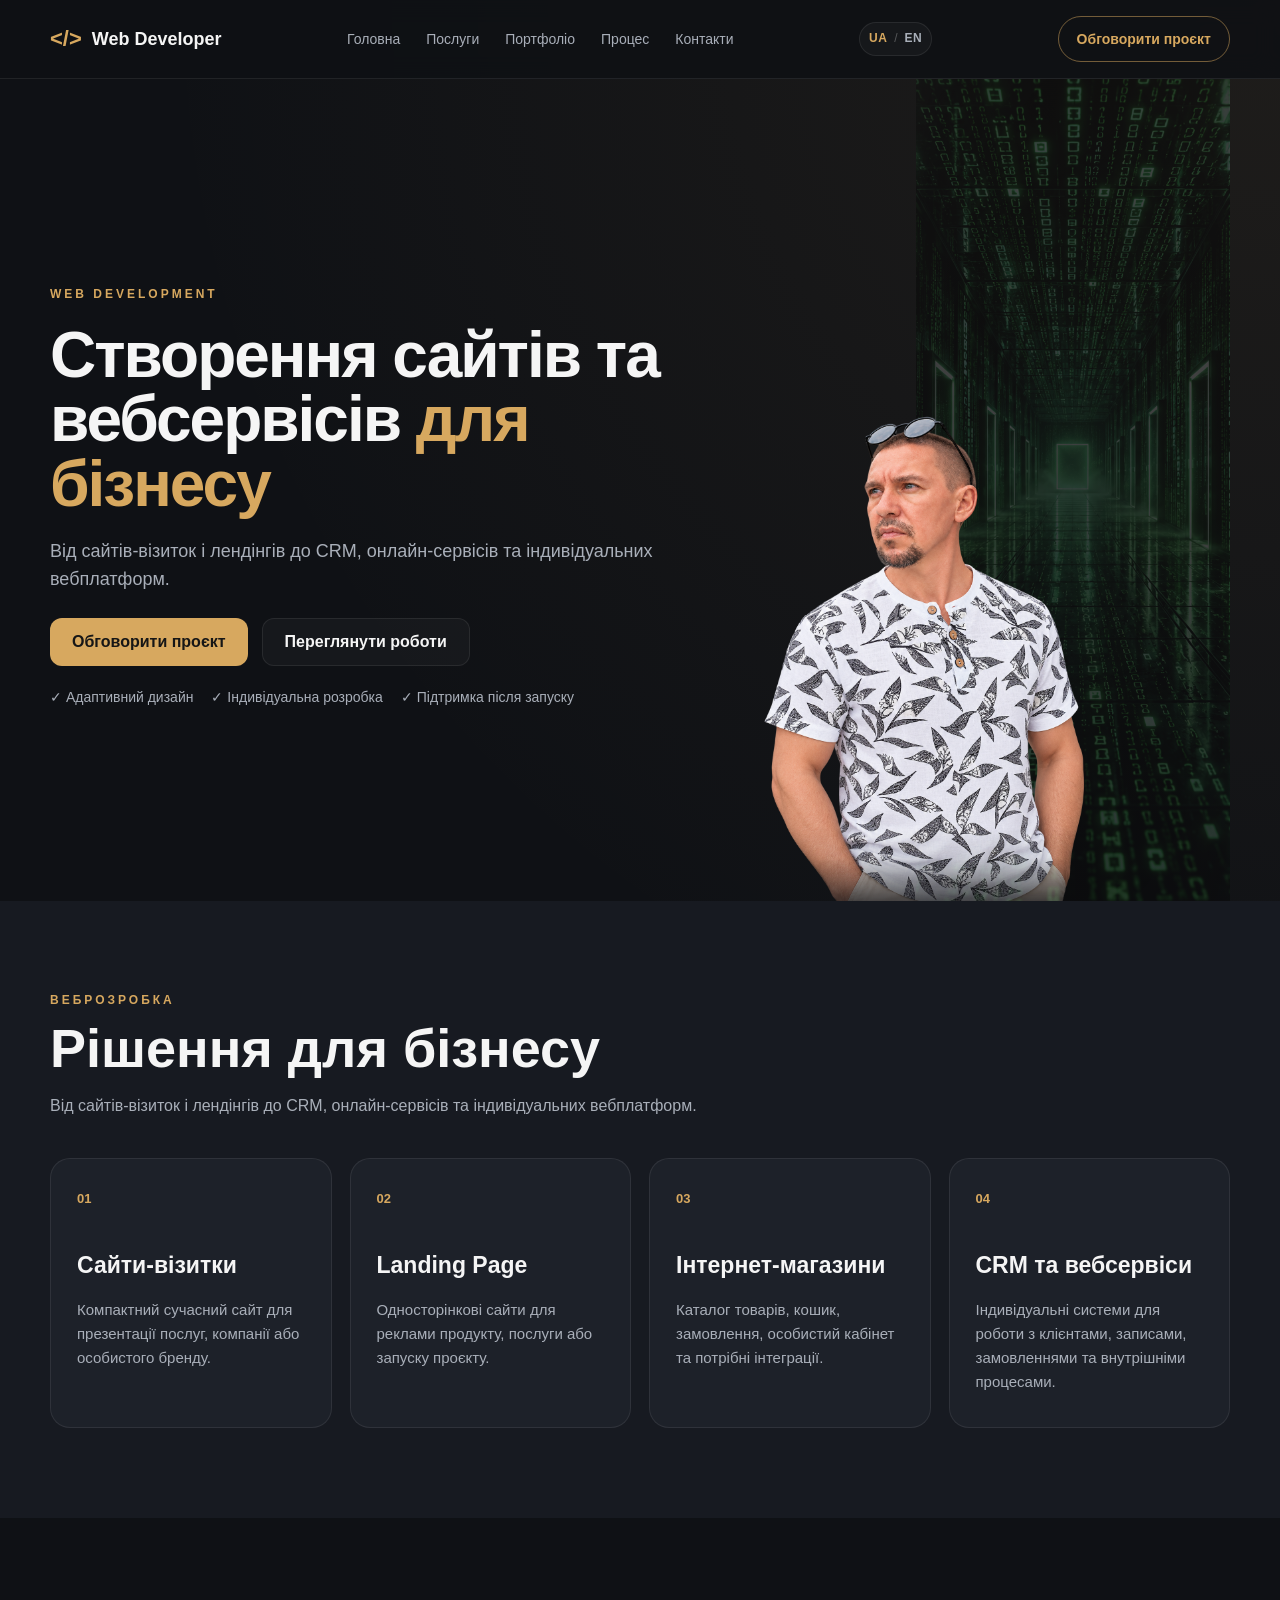
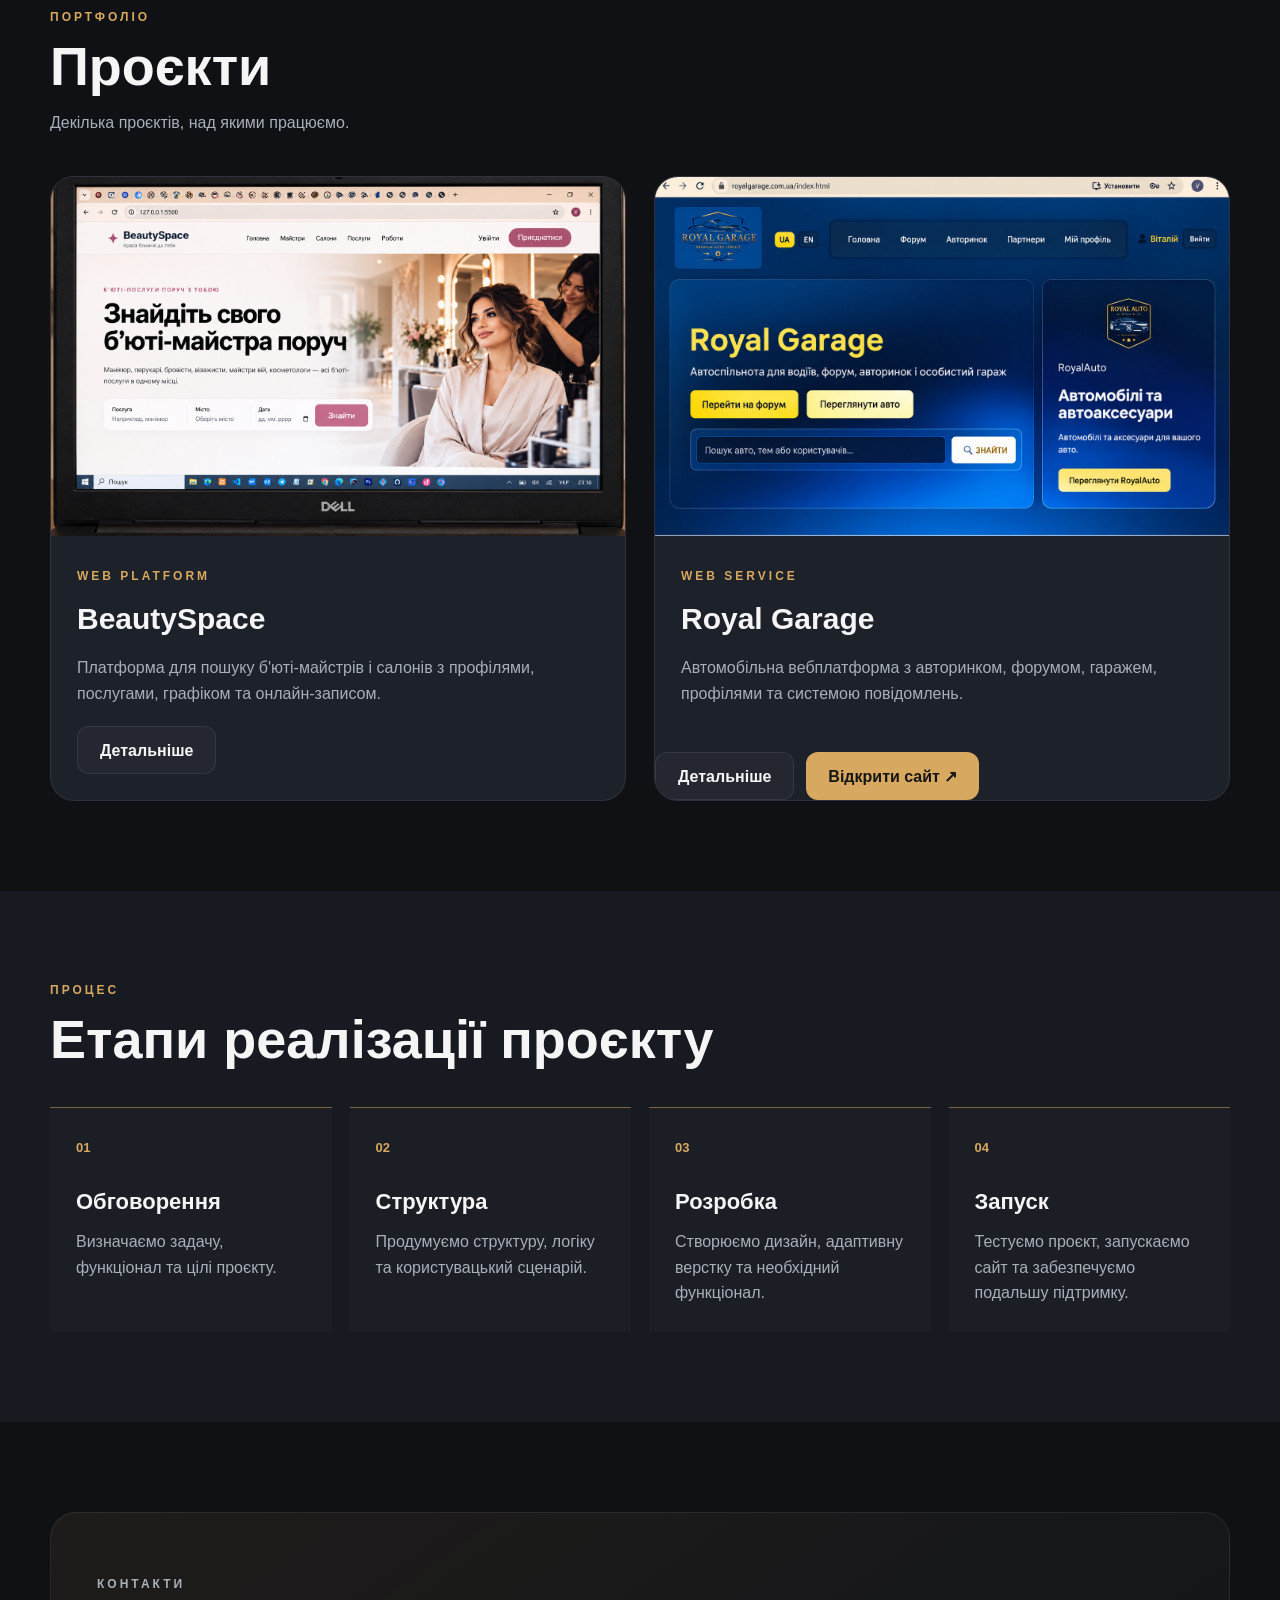
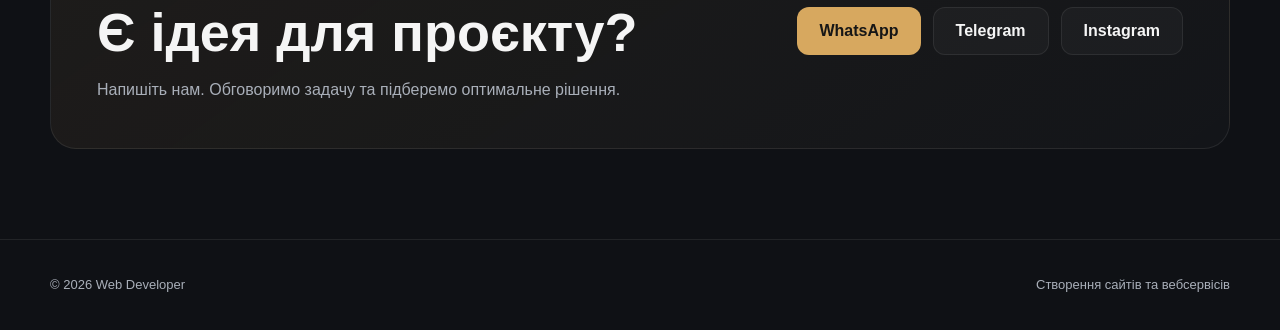
<file: index.html>
<!DOCTYPE html>
<html lang="uk">

<head>
    <meta charset="UTF-8">

    <meta
        name="viewport"
        content="width=device-width, initial-scale=1.0"
    >

    <title>
        Веброзробка | Сайти та вебсервіси
    </title>

    <meta
        name="description"
        content="Розробка сучасних сайтів, вебсервісів, CRM та індивідуальних вебрішень для бізнесу."
    >

    <link
        rel="stylesheet"
        href="style.css"
    >

    <link rel="icon" type="image/png" href="images/favicon.png">
</head>


<body>


<header class="site-header">

    <div class="header-container">

        <a
            href="#home"
            class="logo"
        >
            <span class="logo-mark">
                &lt;/&gt;
            </span>

            <span>
                Web Developer
            </span>
        </a>


        <nav class="main-nav">

            <a href="#home">
                Головна
            </a>

            <a href="#services">
                Послуги
            </a>

            <a href="#portfolio">
                Портфоліо
            </a>

            <a href="#process">
                Процес
            </a>

            <a href="#contact">
                Контакти
            </a>

        </nav>



        <div class="language-switcher" aria-label="Language">
            <button type="button" class="language-button active" data-language="uk">UA</button>
            <span>/</span>
            <button type="button" class="language-button" data-language="en">EN</button>
        </div>

        <a
            href="#contact"
            class="header-contact-button"
        >
            Обговорити проєкт
        </a>


        <button
            class="menu-button"
            id="menuButton"
            type="button"
            aria-label="Відкрити меню"
        >
            ☰
        </button>

    </div>

</header>



<main>


<section
    class="hero"
    id="home"
>

    <div class="hero-container">


        <div class="hero-content">

            <p class="hero-label">
                WEB DEVELOPMENT
            </p>


            <h1>
                Створення сайтів
                та вебсервісів
                <span>
                    для бізнесу
                </span>
            </h1>


            <p class="hero-description">

                Від сайтів-візиток і лендінгів
                до CRM, онлайн-сервісів
                та індивідуальних вебплатформ.

            </p>


            <div class="hero-actions">

                <a
                    href="#contact"
                    class="primary-button"
                >
                    Обговорити проєкт
                </a>


                <a
                    href="#portfolio"
                    class="secondary-button"
                >
                    Переглянути роботи
                </a>

            </div>


            <div class="hero-features">

                <span>
                    ✓ Адаптивний дизайн
                </span>

                <span>
                    ✓ Індивідуальна розробка
                </span>

                <span>
                    ✓ Підтримка після запуску
                </span>

            </div>

        </div>



        <div class="hero-photo">

            <div class="hero-photo-frame">

                <img
                    src="images/profile.png"
                    alt="Веброзробник"
                >

            </div>

        </div>


    </div>

</section>



<section
    class="services section"
    id="services"
>

    <div class="section-container">


        <div class="section-heading">

            <p class="section-label">
                ВЕБРОЗРОБКА
            </p>
        
            <h2>
                Рішення для бізнесу
            </h2>
        
            <p>
                Від сайтів-візиток і лендінгів
                до CRM, онлайн-сервісів
                та індивідуальних вебплатформ.
            </p>
        
        </div>



        <div class="services-grid">


            <article class="service-card">

                <span class="service-number">
                    01
                </span>

                <h3>
                    Сайти-візитки
                </h3>

                <p>
                    Компактний сучасний сайт
                    для презентації послуг,
                    компанії або особистого бренду.
                </p>

            </article>



            <article class="service-card">

                <span class="service-number">
                    02
                </span>

                <h3>
                    Landing Page
                </h3>

                <p>
                    Односторінкові сайти
                    для реклами продукту,
                    послуги або запуску проєкту.
                </p>

            </article>



            <article class="service-card">

                <span class="service-number">
                    03
                </span>

                <h3>
                    Інтернет-магазини
                </h3>

                <p>
                    Каталог товарів,
                    кошик, замовлення,
                    особистий кабінет
                    та потрібні інтеграції.
                </p>

            </article>



            <article class="service-card">

                <span class="service-number">
                    04
                </span>

                <h3>
                    CRM та вебсервіси
                </h3>

                <p>
                    Індивідуальні системи
                    для роботи з клієнтами,
                    записами, замовленнями
                    та внутрішніми процесами.
                </p>

            </article>


        </div>

    </div>

</section>



<section
    class="portfolio section"
    id="portfolio"
>

    <div class="section-container">


        <div class="section-heading">

            <p class="section-label">
                ПОРТФОЛІО
            </p>

            <h2>
                Проєкти
            </h2>

            <p>
                Декілька проєктів,
                над якими працюємо.
            </p>

        </div>



        <div class="portfolio-grid">


            <article class="project-card">

                <div class="project-image">

                    <img
                        src="images/beautyspace.jpg"
                        alt="BeautySpace"
                    >

                </div>


                <div class="project-content">

                    <span class="project-type">
                        WEB PLATFORM
                    </span>

                    <h3>
                        BeautySpace
                    </h3>

                    <p>
                        Платформа для пошуку
                        б'юті-майстрів і салонів
                        з профілями, послугами,
                        графіком та онлайн-записом.
                    </p>

                    <a
                        href="beautyspace.html"
                        class="secondary-button"
                        style="margin-top: 20px;"
                    >
                        Детальніше
                    </a>

                </div>

            </article>



            <article class="project-card">

                <div class="project-image">

                    <img
                        src="images/royal-garage.jpg"
                        alt="Royal Garage"
                    >

                </div>


                <div class="project-content">

                    <span class="project-type">
                        WEB SERVICE
                    </span>

                    <h3>
                        Royal Garage
                    </h3>

                    <p>
                        Автомобільна вебплатформа
                        з авторинком, форумом,
                        гаражем, профілями
                        та системою повідомлень.
                    </p>

                </div>

                <div class="portfolio-actions">

                    <a
                        href="royal-garage.html"
                        class="secondary-button"
                    >
                        Детальніше
                    </a>
                
                    <a
                        href="https://royalgarage.com.ua/"
                        class="primary-button"
                        target="_blank"
                        rel="noopener noreferrer"
                    >
                        Відкрити сайт ↗
                    </a>
                
                </div>

            </article>


        </div>

    </div>

</section>



<section
    class="process section"
    id="process"
>

    <div class="section-container">


        <div class="section-heading">

            <p class="section-label">
                ПРОЦЕС
            </p>
        
            <h2>
                Етапи реалізації проєкту
            </h2>
        
        </div>



        <div class="process-grid">


            <div class="process-step">
                <span>01</span>
            
                <h3>Обговорення</h3>
            
                <p>
                    Визначаємо задачу, функціонал
                    та цілі проєкту.
                </p>
            </div>
            
            
            <div class="process-step">
                <span>02</span>
            
                <h3>Структура</h3>
            
                <p>
                    Продумуємо структуру, логіку
                    та користувацький сценарій.
                </p>
            </div>
            
            
            <div class="process-step">
                <span>03</span>
            
                <h3>Розробка</h3>
            
                <p>
                    Створюємо дизайн, адаптивну верстку
                    та необхідний функціонал.
                </p>
            </div>
            
            
            <div class="process-step">
                <span>04</span>
            
                <h3>Запуск</h3>
            
                <p>
                    Тестуємо проєкт, запускаємо сайт
                    та забезпечуємо подальшу підтримку.
                </p>
            </div>

        </div>

    </div>

</section>



<section
    class="contact section"
    id="contact"
>

    <div class="section-container">


        <div class="contact-box">


            <div>

                <p class="section-label">
                    КОНТАКТИ
                </p>

                <h2>
                    Є ідея для проєкту?
                </h2>

                <p>
                    Напишіть нам.
                    Обговоримо задачу
                    та підберемо оптимальне рішення.
                </p>

            </div>


            <div class="contact-actions">

                <a
                    href="https://wa.me/380935343623"
                    class="primary-button"
                    target="_blank"
                    rel="noopener noreferrer"
                >
                    WhatsApp
                </a>
            

                <a
                    href="https://t.me/Vitalii_Panasenko"
                    class="secondary-button"
                    target="_blank"
                    rel="noopener noreferrer"
                >
                    Telegram
                </a>

                <a
                    href="https://www.instagram.com/vitalii_panasenko_/"
                    class="secondary-button"
                    target="_blank"
                    rel="noopener noreferrer"
                >
                    Instagram
                </a>
            
            </div>


        </div>

    </div>

</section>


</main>



<footer class="site-footer">

    <div class="footer-container">

        <span>
            © 2026 Web Developer
        </span>

        <span>
            Створення сайтів та вебсервісів
        </span>

    </div>

</footer>

<button
    class="scroll-top-button"
    id="scrollTopButton"
    type="button"
    aria-label="Повернутися вгору"
>
    ↑
</button>

<script src="script.js"></script>


</body>

</html>
</file>
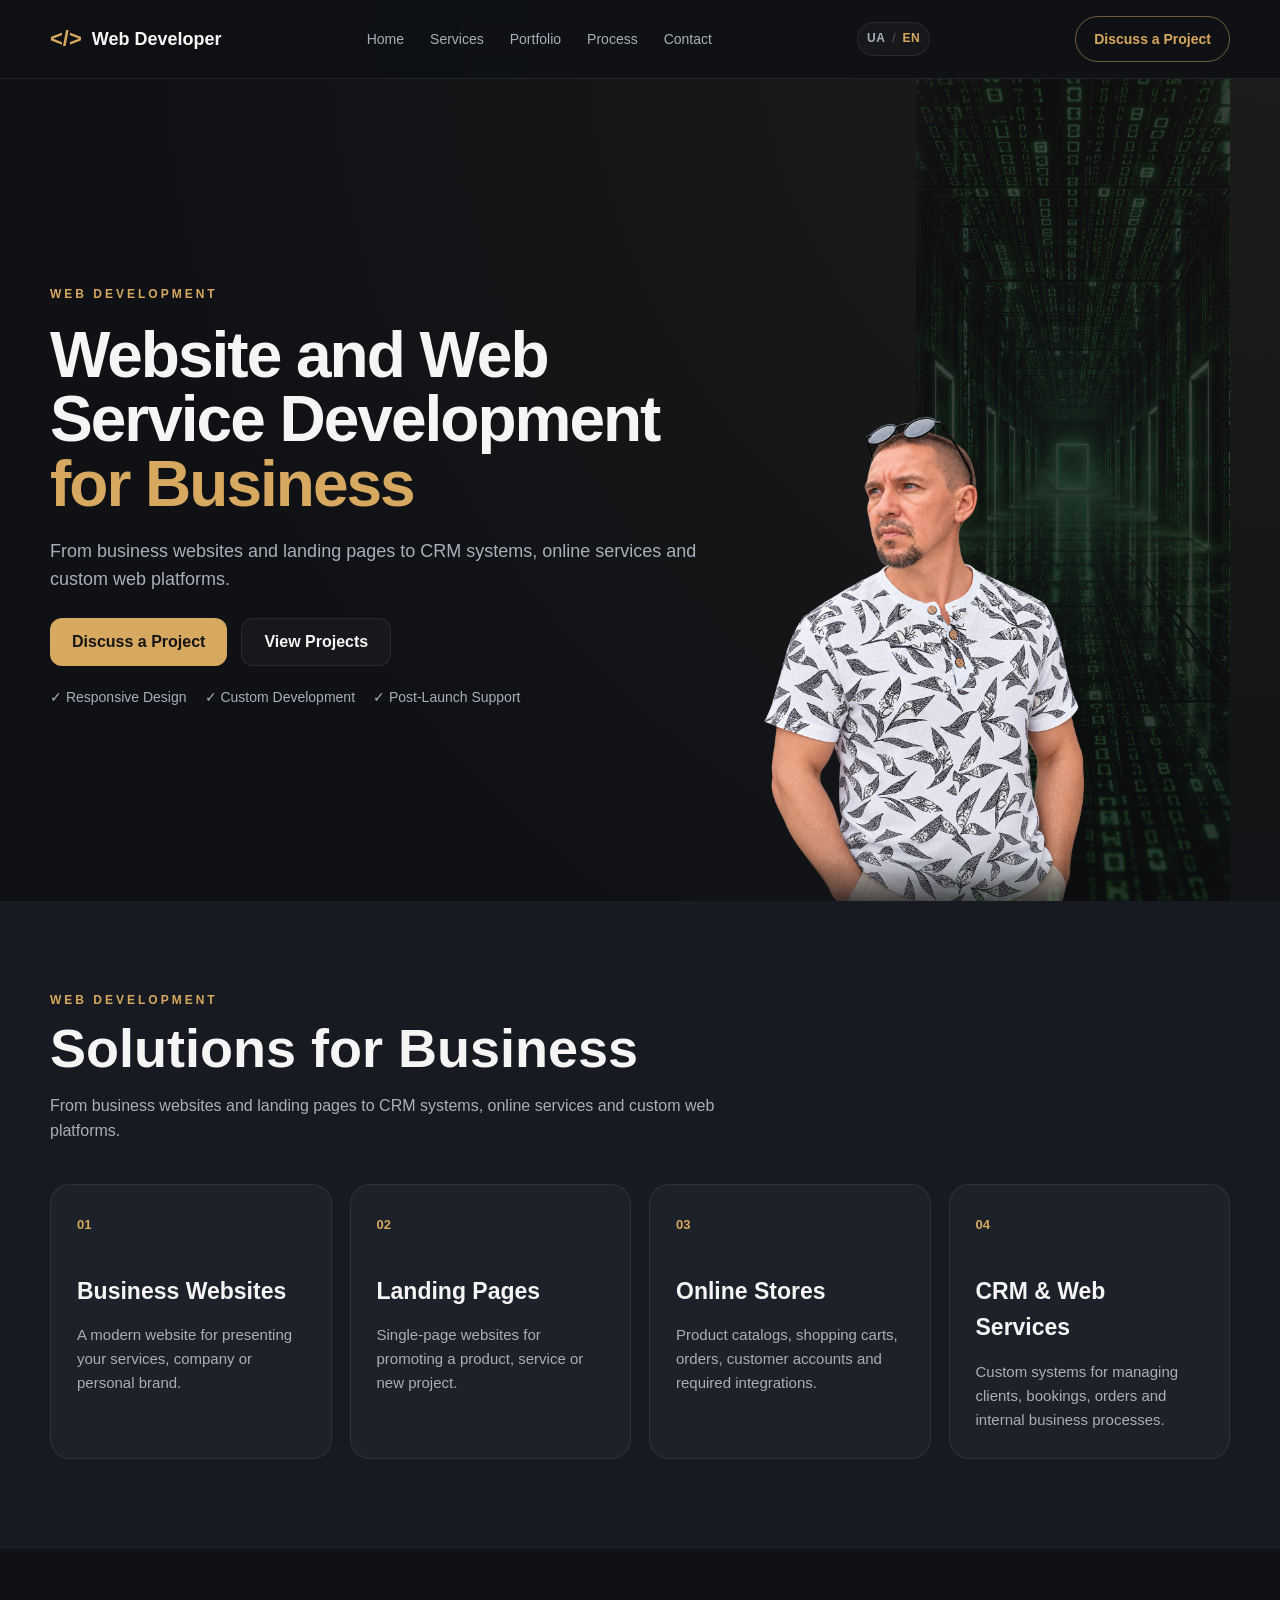
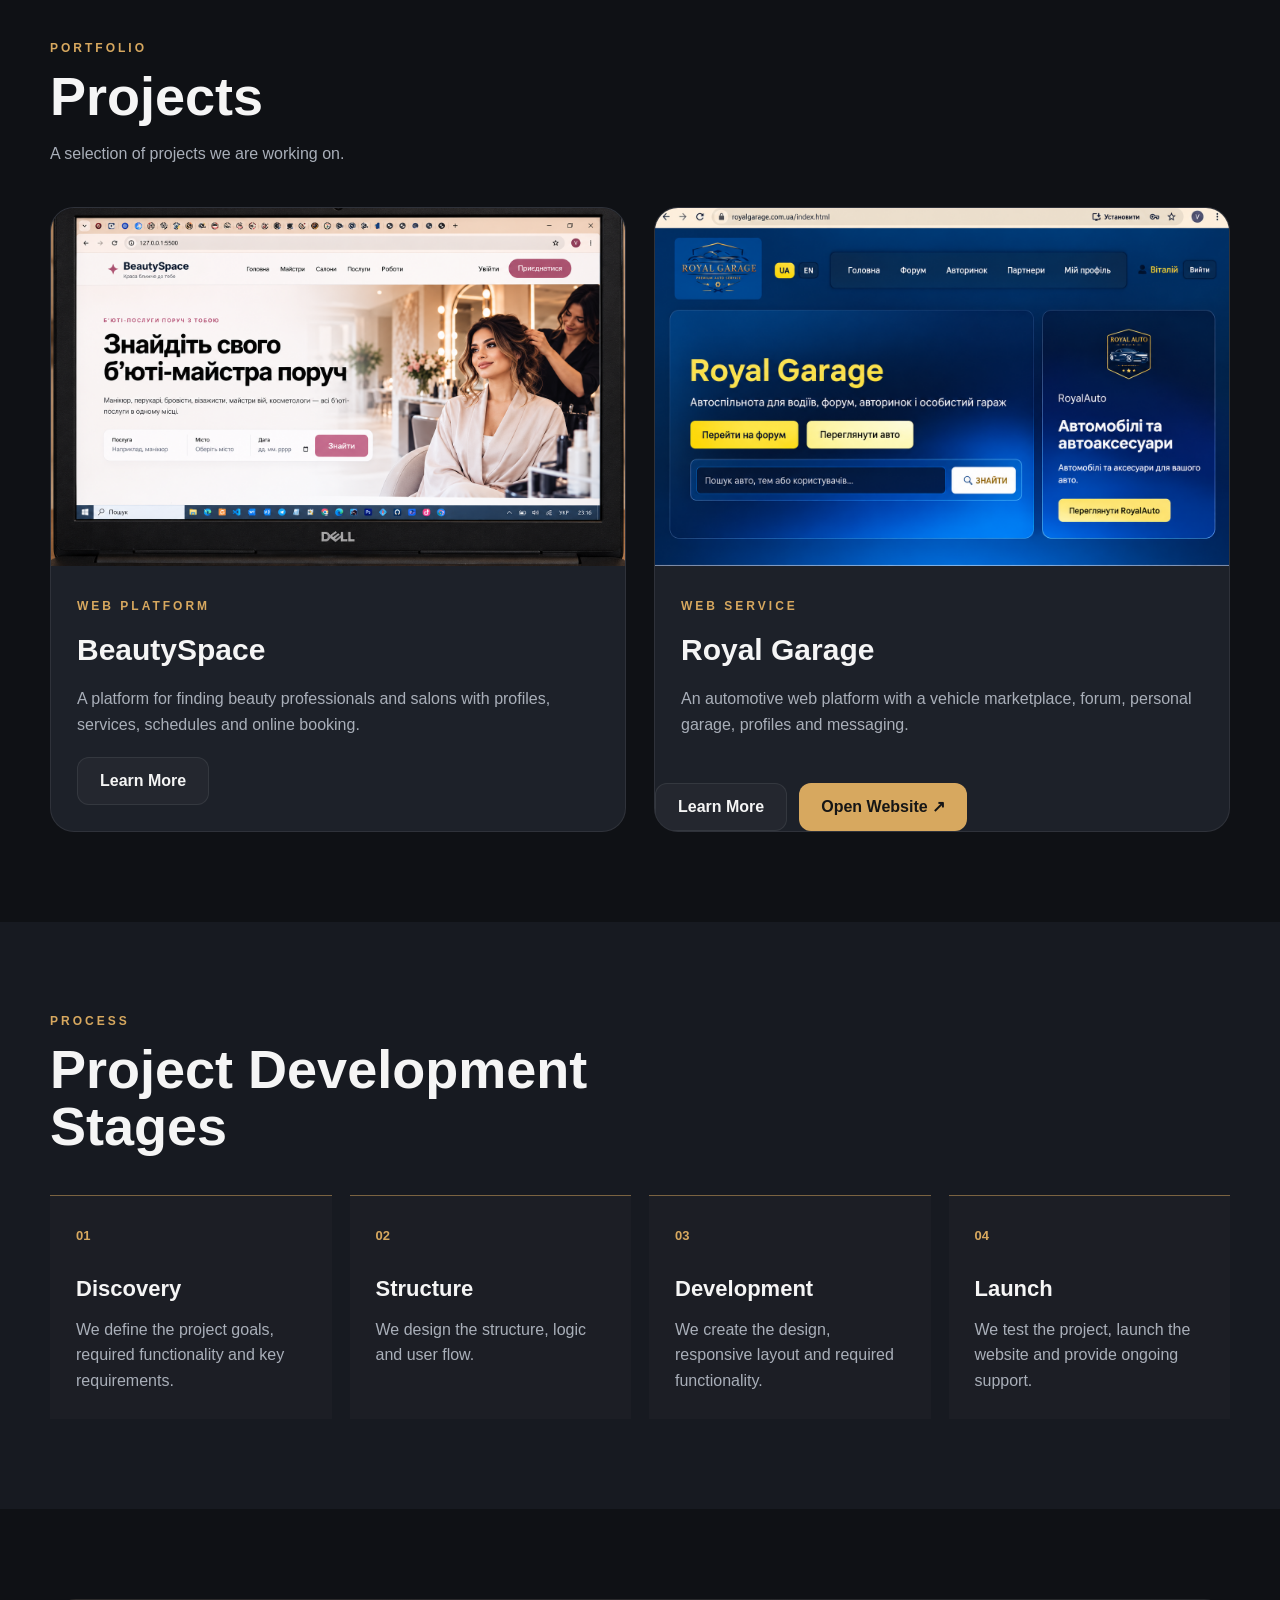
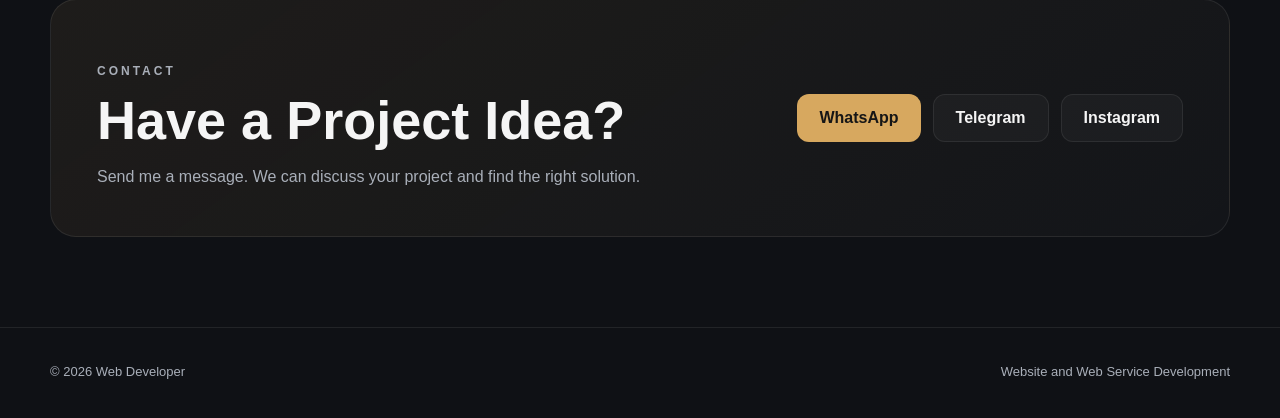
<file: en/index.html>
<!DOCTYPE html>
<html lang="en">

<head>
    <meta charset="UTF-8">

    <meta
        name="viewport"
        content="width=device-width, initial-scale=1.0"
    >

    <title>Web Developer | Websites, CRM & Web Services</title>

    <meta
        name="description"
        content="Web development for businesses: websites, landing pages, CRM systems, online services and custom web applications."
    >

    <link rel="canonical"
          href="https://vitalii-panasenko-web.netlify.app/en/">

    <link rel="alternate"
          hreflang="uk"
          href="https://vitalii-panasenko-web.netlify.app/">

    <link rel="alternate"
          hreflang="en"
          href="https://vitalii-panasenko-web.netlify.app/en/">

    <link rel="alternate"
          hreflang="x-default"
          href="https://vitalii-panasenko-web.netlify.app/">

    <link
        rel="stylesheet"
        href="../style.css"
    >

    <link rel="icon" type="image/png" href="../images/favicon.png">
</head>


<body>


<header class="site-header">

    <div class="header-container">

        <a
            href="#home"
            class="logo"
        >
            <span class="logo-mark">
                &lt;/&gt;
            </span>

            <span>
                Web Developer
            </span>
        </a>


        <nav class="main-nav">

            <a href="#home">
                Home
            </a>

            <a href="#services">
                Services
            </a>

            <a href="#portfolio">
                Portfolio
            </a>

            <a href="#process">
                Process
            </a>

            <a href="#contact">
                Contact
            </a>

        </nav>


        <div class="language-switcher" aria-label="Language">
            <button
                type="button"
                class="language-button"
                data-language="uk"
            >
                UA
            </button>

            <span>/</span>

            <button
                type="button"
                class="language-button active"
                data-language="en"
            >
                EN
            </button>
        </div>


        <a
            href="#contact"
            class="header-contact-button"
        >
            Discuss a Project
        </a>


        <button
            class="menu-button"
            id="menuButton"
            type="button"
            aria-label="Open menu"
        >
            ☰
        </button>

    </div>

</header>



<main>


<section
    class="hero"
    id="home"
>

    <div class="hero-container">


        <div class="hero-content">

            <p class="hero-label">
                WEB DEVELOPMENT
            </p>


            <h1>
                Website and Web Service Development
                <span>
                    for Business
                </span>
            </h1>


            <p class="hero-description">
                From business websites and landing pages
                to CRM systems, online services
                and custom web platforms.
            </p>


            <div class="hero-actions">

                <a
                    href="#contact"
                    class="primary-button"
                >
                    Discuss a Project
                </a>


                <a
                    href="#portfolio"
                    class="secondary-button"
                >
                    View Projects
                </a>

            </div>


            <div class="hero-features">

                <span>
                    ✓ Responsive Design
                </span>

                <span>
                    ✓ Custom Development
                </span>

                <span>
                    ✓ Post-Launch Support
                </span>

            </div>

        </div>



        <div class="hero-photo">

            <div class="hero-photo-frame">

                <img
                    src="../images/profile.png"
                    alt="Web Developer"
                >

            </div>

        </div>


    </div>

</section>



<section
    class="services section"
    id="services"
>

    <div class="section-container">


        <div class="section-heading">

            <p class="section-label">
                WEB DEVELOPMENT
            </p>

            <h2>
                Solutions for Business
            </h2>

            <p>
                From business websites and landing pages
                to CRM systems, online services
                and custom web platforms.
            </p>

        </div>



        <div class="services-grid">


            <article class="service-card">

                <span class="service-number">
                    01
                </span>

                <h3>
                    Business Websites
                </h3>

                <p>
                    A modern website for presenting
                    your services, company
                    or personal brand.
                </p>

            </article>



            <article class="service-card">

                <span class="service-number">
                    02
                </span>

                <h3>
                    Landing Pages
                </h3>

                <p>
                    Single-page websites
                    for promoting a product,
                    service or new project.
                </p>

            </article>



            <article class="service-card">

                <span class="service-number">
                    03
                </span>

                <h3>
                    Online Stores
                </h3>

                <p>
                    Product catalogs, shopping carts,
                    orders, customer accounts
                    and required integrations.
                </p>

            </article>



            <article class="service-card">

                <span class="service-number">
                    04
                </span>

                <h3>
                    CRM & Web Services
                </h3>

                <p>
                    Custom systems for managing
                    clients, bookings, orders
                    and internal business processes.
                </p>

            </article>


        </div>

    </div>

</section>



<section
    class="portfolio section"
    id="portfolio"
>

    <div class="section-container">


        <div class="section-heading">

            <p class="section-label">
                PORTFOLIO
            </p>

            <h2>
                Projects
            </h2>

            <p>
                A selection of projects
                we are working on.
            </p>

        </div>



        <div class="portfolio-grid">


            <article class="project-card">

                <div class="project-image">

                    <img
                        src="../images/beautyspace.jpg"
                        alt="BeautySpace web platform"
                    >

                </div>


                <div class="project-content">

                    <span class="project-type">
                        WEB PLATFORM
                    </span>

                    <h3>
                        BeautySpace
                    </h3>

                    <p>
                        A platform for finding beauty
                        professionals and salons with
                        profiles, services, schedules
                        and online booking.
                    </p>

                    <a
                        href="beautyspace.html"
                        class="secondary-button"
                        style="margin-top: 20px;"
                    >
                        Learn More
                    </a>

                </div>

            </article>



            <article class="project-card">

                <div class="project-image">

                    <img
                        src="../images/royal-garage.jpg"
                        alt="Royal Garage automotive web platform"
                    >

                </div>


                <div class="project-content">

                    <span class="project-type">
                        WEB SERVICE
                    </span>

                    <h3>
                        Royal Garage
                    </h3>

                    <p>
                        An automotive web platform
                        with a vehicle marketplace,
                        forum, personal garage, profiles
                        and messaging.
                    </p>

                </div>


                <div class="portfolio-actions">

                    <a
                        href="royal-garage.html"
                        class="secondary-button"
                    >
                        Learn More
                    </a>

                    <a
                        href="https://royalgarage.com.ua/"
                        class="primary-button"
                        target="_blank"
                        rel="noopener noreferrer"
                    >
                        Open Website ↗
                    </a>

                </div>

            </article>


        </div>

    </div>

</section>



<section
    class="process section"
    id="process"
>

    <div class="section-container">


        <div class="section-heading">

            <p class="section-label">
                PROCESS
            </p>

            <h2>
                Project Development Stages
            </h2>

        </div>



        <div class="process-grid">


            <div class="process-step">
                <span>01</span>

                <h3>Discovery</h3>

                <p>
                    We define the project goals,
                    required functionality
                    and key requirements.
                </p>
            </div>


            <div class="process-step">
                <span>02</span>

                <h3>Structure</h3>

                <p>
                    We design the structure,
                    logic and user flow.
                </p>
            </div>


            <div class="process-step">
                <span>03</span>

                <h3>Development</h3>

                <p>
                    We create the design,
                    responsive layout
                    and required functionality.
                </p>
            </div>


            <div class="process-step">
                <span>04</span>

                <h3>Launch</h3>

                <p>
                    We test the project,
                    launch the website
                    and provide ongoing support.
                </p>
            </div>


        </div>

    </div>

</section>



<section
    class="contact section"
    id="contact"
>

    <div class="section-container">


        <div class="contact-box">


            <div>

                <p class="section-label">
                    CONTACT
                </p>

                <h2>
                    Have a Project Idea?
                </h2>

                <p>
                    Send me a message.
                    We can discuss your project
                    and find the right solution.
                </p>

            </div>


            <div class="contact-actions">

                <a
                    href="https://wa.me/380935343623"
                    class="primary-button"
                    target="_blank"
                    rel="noopener noreferrer"
                >
                    WhatsApp
                </a>


                <a
                    href="https://t.me/Vitalii_Panasenko"
                    class="secondary-button"
                    target="_blank"
                    rel="noopener noreferrer"
                >
                    Telegram
                </a>


                <a
                    href="https://www.instagram.com/vitalii_panasenko_/"
                    class="secondary-button"
                    target="_blank"
                    rel="noopener noreferrer"
                >
                    Instagram
                </a>

            </div>


        </div>

    </div>

</section>


</main>



<footer class="site-footer">

    <div class="footer-container">

        <span>
            © 2026 Web Developer
        </span>

        <span>
            Website and Web Service Development
        </span>

    </div>

</footer>


<button
    class="scroll-top-button"
    id="scrollTopButton"
    type="button"
    aria-label="Back to top"
>
    ↑
</button>


<script src="../script.js"></script>


</body>

</html>
</file>
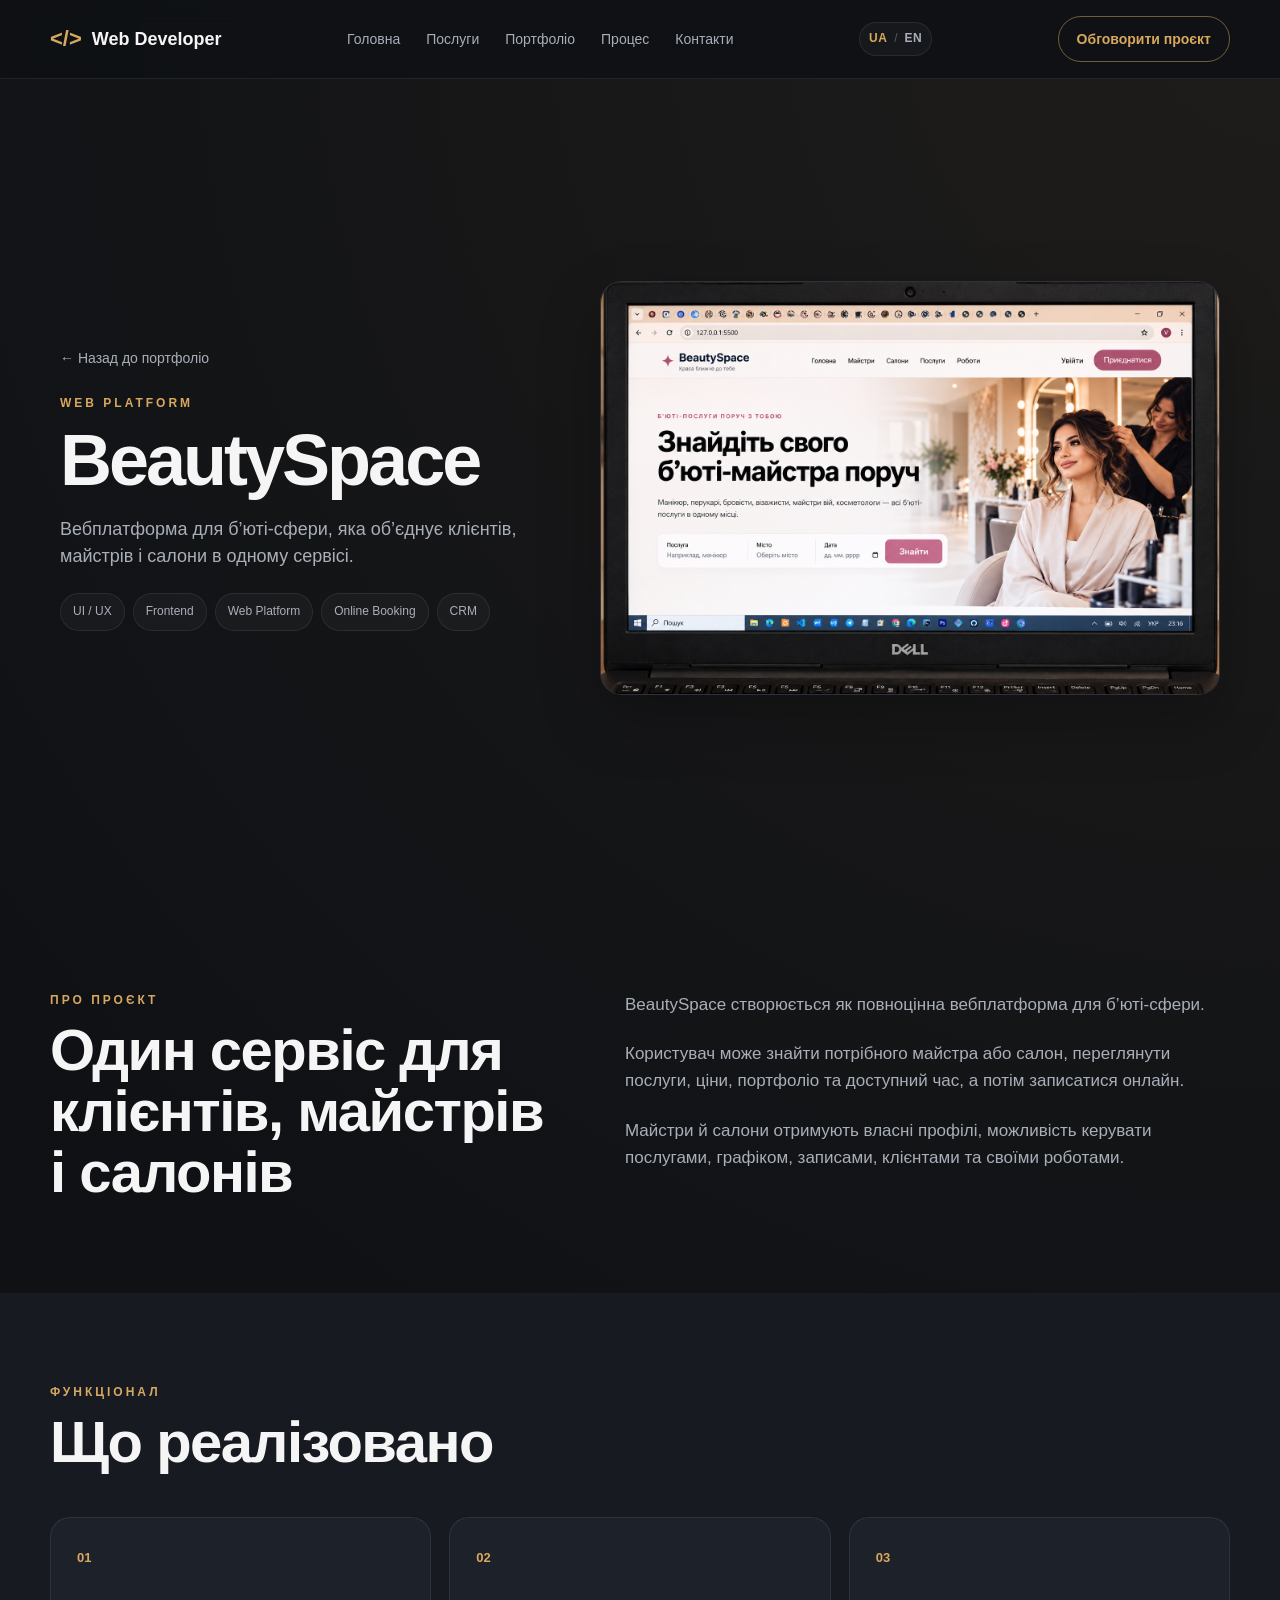
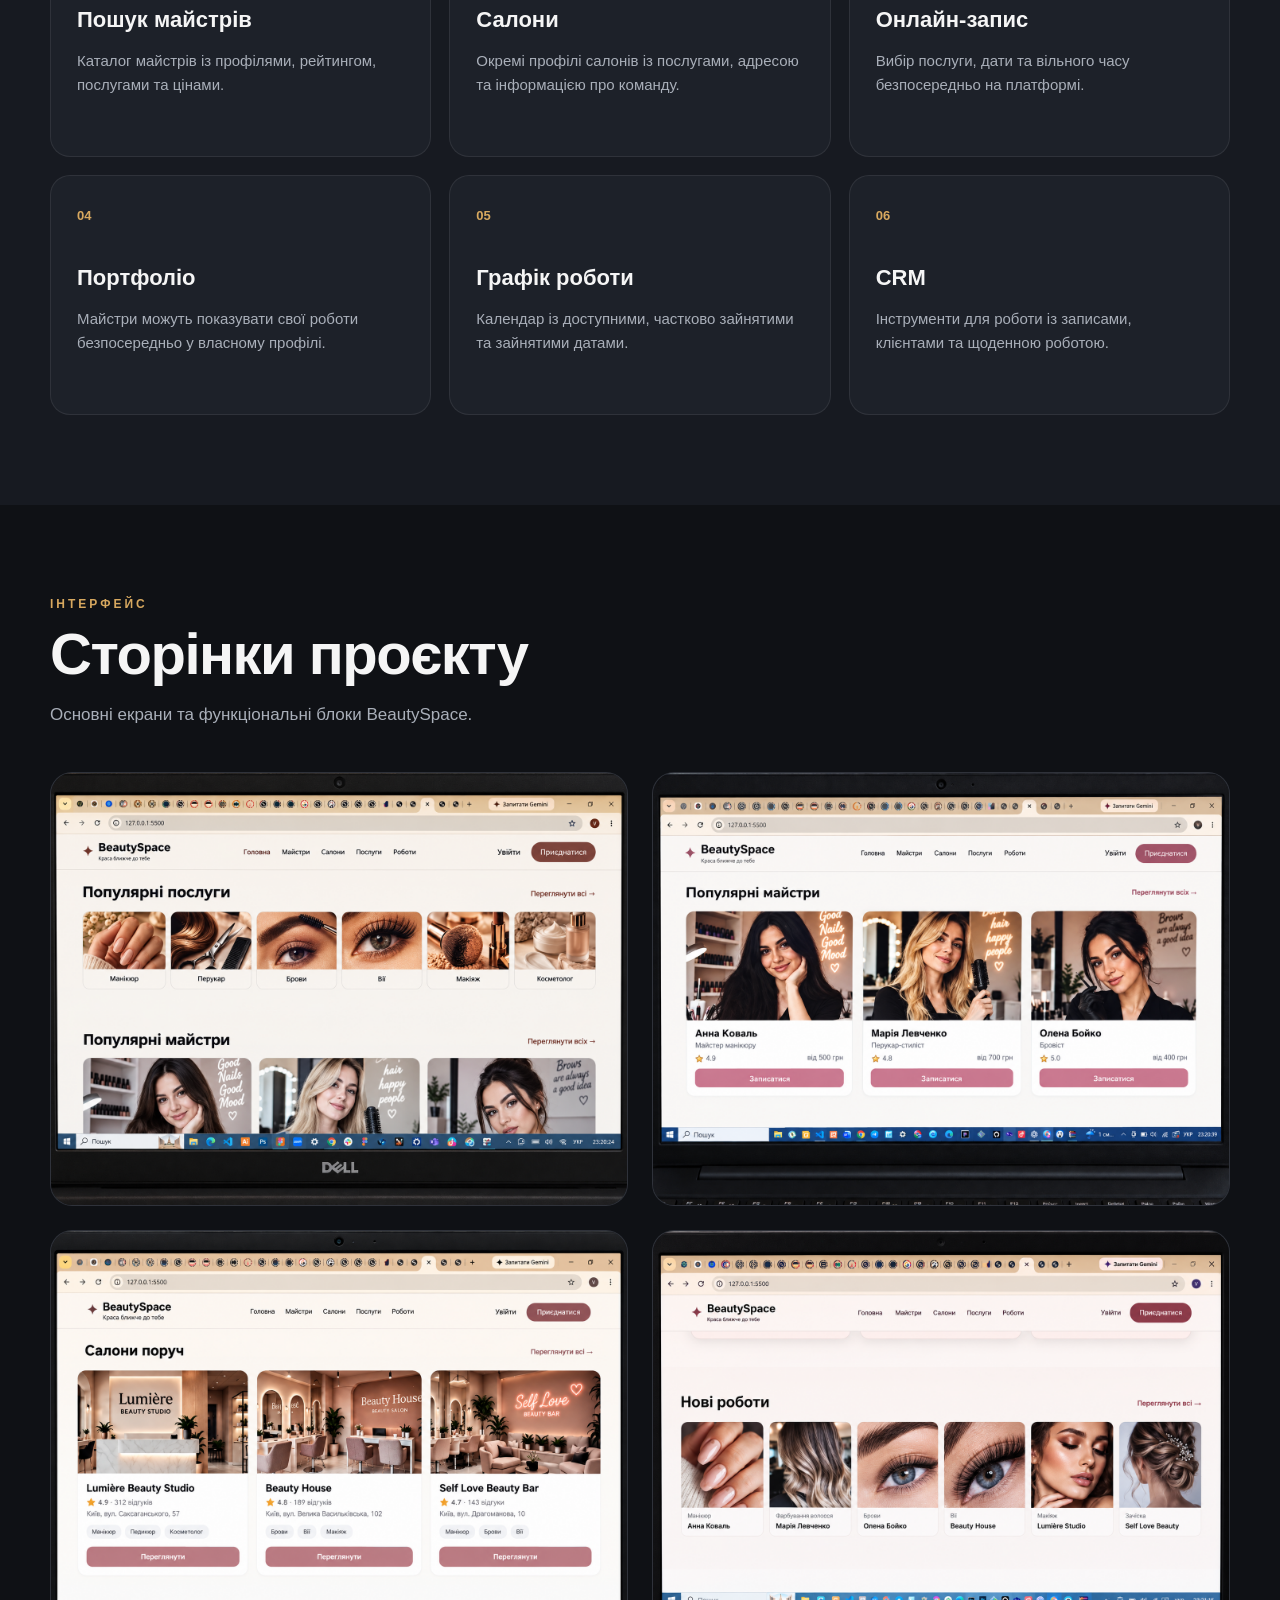
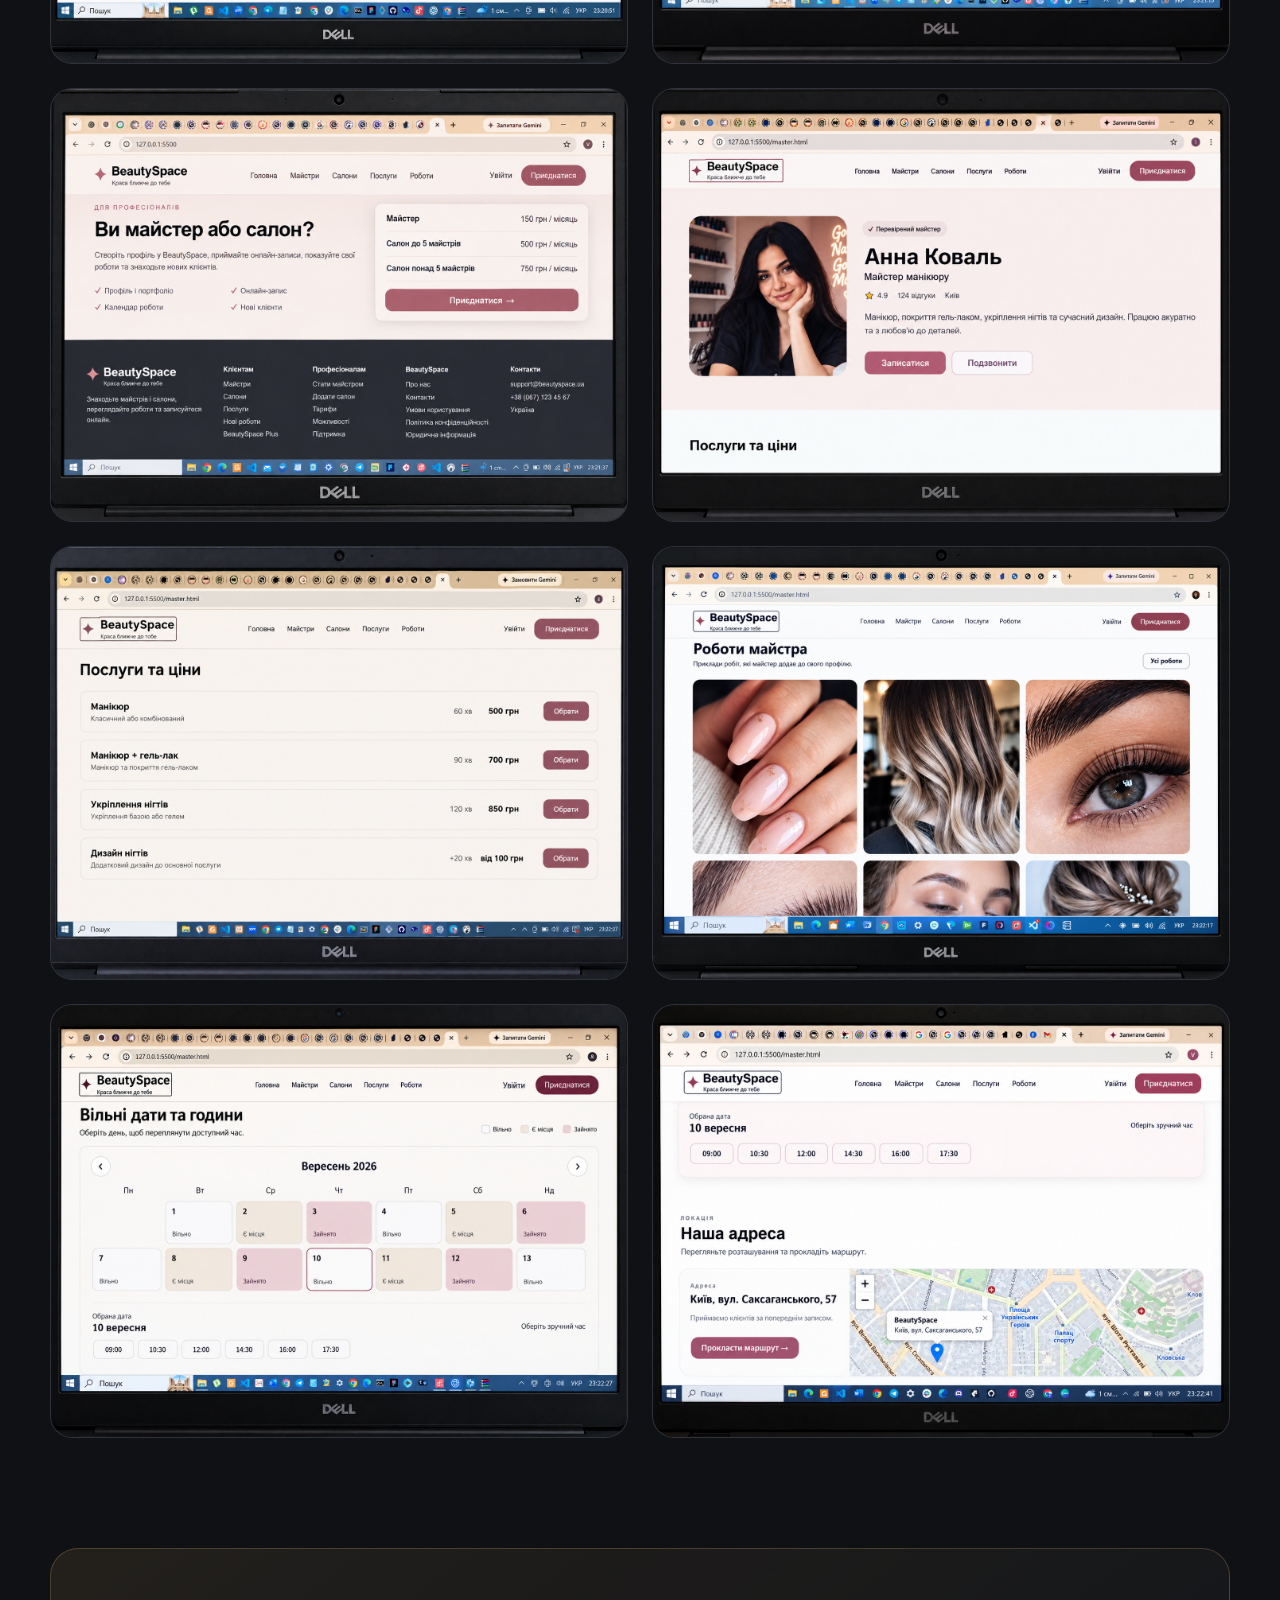
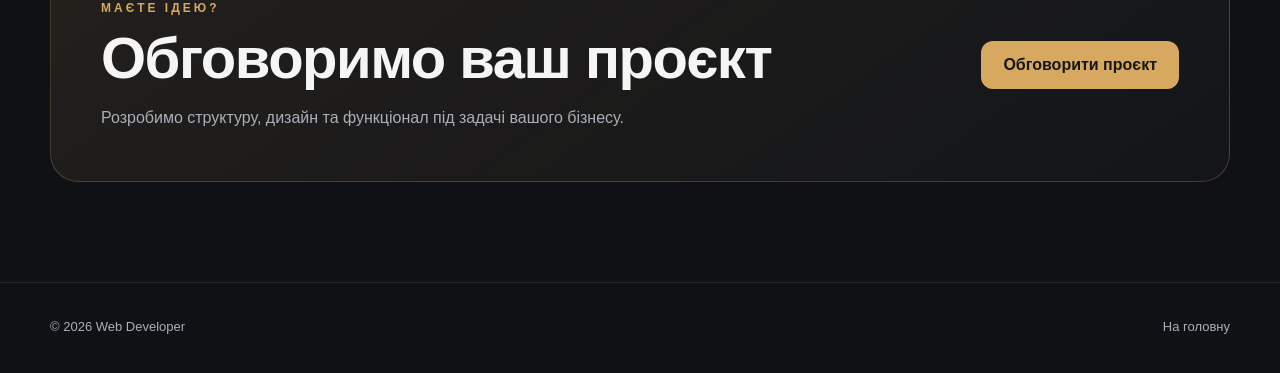
<file: beautyspace.html>
<!DOCTYPE html>
<html lang="uk">
<head>
    <meta charset="UTF-8">
    <meta name="viewport" content="width=device-width, initial-scale=1.0">

    <title>BeautySpace — вебплатформа для б’юті-сфери</title>

    <meta
        name="description"
        content="BeautySpace — вебплатформа для пошуку майстрів і салонів, онлайн-запису, портфоліо, послуг та керування роботою."
    >

    <link rel="stylesheet" href="style.css">

    <link rel="icon" type="image/png" href="images/favicon.png">
</head>

<body>

    <!-- HEADER -->
    <header class="site-header">
        <div class="header-container">

            <a href="index.html" class="logo">
                <span class="logo-mark">&lt;/&gt;</span>
                <span>Web Developer</span>
            </a>

            <nav class="main-nav">
                <a href="index.html">Головна</a>
                <a href="index.html#services">Послуги</a>
                <a href="index.html#portfolio">Портфоліо</a>
                <a href="index.html#process">Процес</a>
                <a href="index.html#contact">Контакти</a>
            </nav>


        <div class="language-switcher" aria-label="Language">
            <button type="button" class="language-button active" data-language="uk">UA</button>
            <span>/</span>
            <button type="button" class="language-button" data-language="en">EN</button>
        </div>

            <a href="index.html#contact" class="header-contact-button">
                Обговорити проєкт
            </a>

            <button
                class="menu-button"
                type="button"
                aria-label="Відкрити меню"
                aria-expanded="false"
            >
                ☰
            </button>

        </div>
    </header>


    <main>

        <!-- PROJECT HERO -->
        <section class="case-hero">

            <div class="case-container">

                <a href="index.html#portfolio" class="case-back">
                    ← Назад до портфоліо
                </a>

                <p class="section-label">
                    WEB PLATFORM
                </p>

                <h1>
                    BeautySpace
                </h1>

                <p class="case-lead">
                    Вебплатформа для б’юті-сфери, яка об’єднує
                    клієнтів, майстрів і салони в одному сервісі.
                </p>

                <div class="case-tags">
                    <span>UI / UX</span>
                    <span>Frontend</span>
                    <span>Web Platform</span>
                    <span>Online Booking</span>
                    <span>CRM</span>
                </div>

            </div>

        </section>


        <!-- MAIN IMAGE -->
        <section class="case-preview">

            <div class="case-container">

                <div class="case-main-image">
                    <img
                        src="images/beautyspace.jpg"
                        alt="Головна сторінка BeautySpace"
                    >
                </div>

            </div>

        </section>


        <!-- ABOUT -->
        <section class="case-section">

            <div class="case-container case-about-grid">

                <div>
                    <p class="section-label">
                        ПРО ПРОЄКТ
                    </p>

                    <h2>
                        Один сервіс для клієнтів,
                        майстрів і салонів
                    </h2>
                </div>

                <div class="case-text">

                    <p>
                        BeautySpace створюється як повноцінна
                        вебплатформа для б’юті-сфери.
                    </p>

                    <p>
                        Користувач може знайти потрібного майстра
                        або салон, переглянути послуги, ціни,
                        портфоліо та доступний час, а потім
                        записатися онлайн.
                    </p>

                    <p>
                        Майстри й салони отримують власні профілі,
                        можливість керувати послугами, графіком,
                        записами, клієнтами та своїми роботами.
                    </p>

                </div>

            </div>

        </section>


        <!-- FEATURES -->
        <section class="case-section case-section-soft">

            <div class="case-container">

                <div class="case-section-heading">
                    <p class="section-label">
                        ФУНКЦІОНАЛ
                    </p>

                    <h2>
                        Що реалізовано
                    </h2>
                </div>

                <div class="case-features-grid">

                    <article class="case-feature">
                        <span>01</span>
                        <h3>Пошук майстрів</h3>
                        <p>
                            Каталог майстрів із профілями,
                            рейтингом, послугами та цінами.
                        </p>
                    </article>

                    <article class="case-feature">
                        <span>02</span>
                        <h3>Салони</h3>
                        <p>
                            Окремі профілі салонів із послугами,
                            адресою та інформацією про команду.
                        </p>
                    </article>

                    <article class="case-feature">
                        <span>03</span>
                        <h3>Онлайн-запис</h3>
                        <p>
                            Вибір послуги, дати та вільного часу
                            безпосередньо на платформі.
                        </p>
                    </article>

                    <article class="case-feature">
                        <span>04</span>
                        <h3>Портфоліо</h3>
                        <p>
                            Майстри можуть показувати свої роботи
                            безпосередньо у власному профілі.
                        </p>
                    </article>

                    <article class="case-feature">
                        <span>05</span>
                        <h3>Графік роботи</h3>
                        <p>
                            Календар із доступними, частково
                            зайнятими та зайнятими датами.
                        </p>
                    </article>

                    <article class="case-feature">
                        <span>06</span>
                        <h3>CRM</h3>
                        <p>
                            Інструменти для роботи із записами,
                            клієнтами та щоденною роботою.
                        </p>
                    </article>

                </div>

            </div>

        </section>


        <!-- GALLERY -->
        <section class="case-section">

            <div class="case-container">

                <div class="case-section-heading">
                    <p class="section-label">
                        ІНТЕРФЕЙС
                    </p>

                    <h2>
                        Сторінки проєкту
                    </h2>

                    <p>
                        Основні екрани та функціональні блоки BeautySpace.
                    </p>
                </div>


                <div class="case-gallery">

                    <figure class="case-gallery-item">
                        <img
                            src="images/services-masters.png"
                            alt="Популярні послуги BeautySpace"
                            loading="lazy"
                        >
                    </figure>

                    <figure class="case-gallery-item">
                        <img
                            src="images/masters.png"
                            alt="Популярні майстри BeautySpace"
                            loading="lazy"
                        >
                    </figure>

                    <figure class="case-gallery-item">
                        <img
                            src="images/salons.png"
                            alt="Салони BeautySpace"
                            loading="lazy"
                        >
                    </figure>

                    <figure class="case-gallery-item">
                        <img
                            src="images/works.png"
                            alt="Нові роботи BeautySpace"
                            loading="lazy"
                        >
                    </figure>

                    <figure class="case-gallery-item">
                        <img
                            src="images/professionals.png"
                            alt="BeautySpace для професіоналів"
                            loading="lazy"
                        >
                    </figure>

                    <figure class="case-gallery-item">
                        <img
                            src="images/master-profile.png"
                            alt="Профіль майстра BeautySpace"
                            loading="lazy"
                        >
                    </figure>

                    <figure class="case-gallery-item">
                        <img
                            src="images/prices.png"
                            alt="Послуги та ціни BeautySpace"
                            loading="lazy"
                        >
                    </figure>

                    <figure class="case-gallery-item">
                        <img
                            src="images/master-works.png"
                            alt="Роботи майстра BeautySpace"
                            loading="lazy"
                        >
                    </figure>

                    <figure class="case-gallery-item">
                        <img
                            src="images/calendar.png"
                            alt="Календар BeautySpace"
                            loading="lazy"
                        >
                    </figure>

                    <figure class="case-gallery-item">
                        <img
                            src="images/location.png"
                            alt="Локація BeautySpace"
                            loading="lazy"
                        >
                    </figure>

                </div>

            </div>

        </section>


        <!-- CTA -->
        <section class="case-cta">

            <div class="case-container">

                <div class="case-cta-box">

                    <div>
                        <p class="section-label">
                            МАЄТЕ ІДЕЮ?
                        </p>

                        <h2>
                            Обговоримо ваш проєкт
                        </h2>

                        <p>
                            Розробимо структуру, дизайн та функціонал
                            під задачі вашого бізнесу.
                        </p>
                    </div>

                    <a
                        href="index.html#contact"
                        class="primary-button"
                    >
                        Обговорити проєкт
                    </a>

                </div>

            </div>

        </section>

    </main>


    <!-- FOOTER -->
    <footer class="site-footer">

        <div class="footer-container">

            <p>
                © 2026 Web Developer
            </p>

            <a href="index.html">
                На головну
            </a>

        </div>

    </footer>


    <button
        class="scroll-top-button"
        id="scrollTopButton"
        type="button"
        aria-label="Повернутися вгору"
    >
        ↑
    </button>


    <script src="script.js"></script>

</body>
</html>
</file>
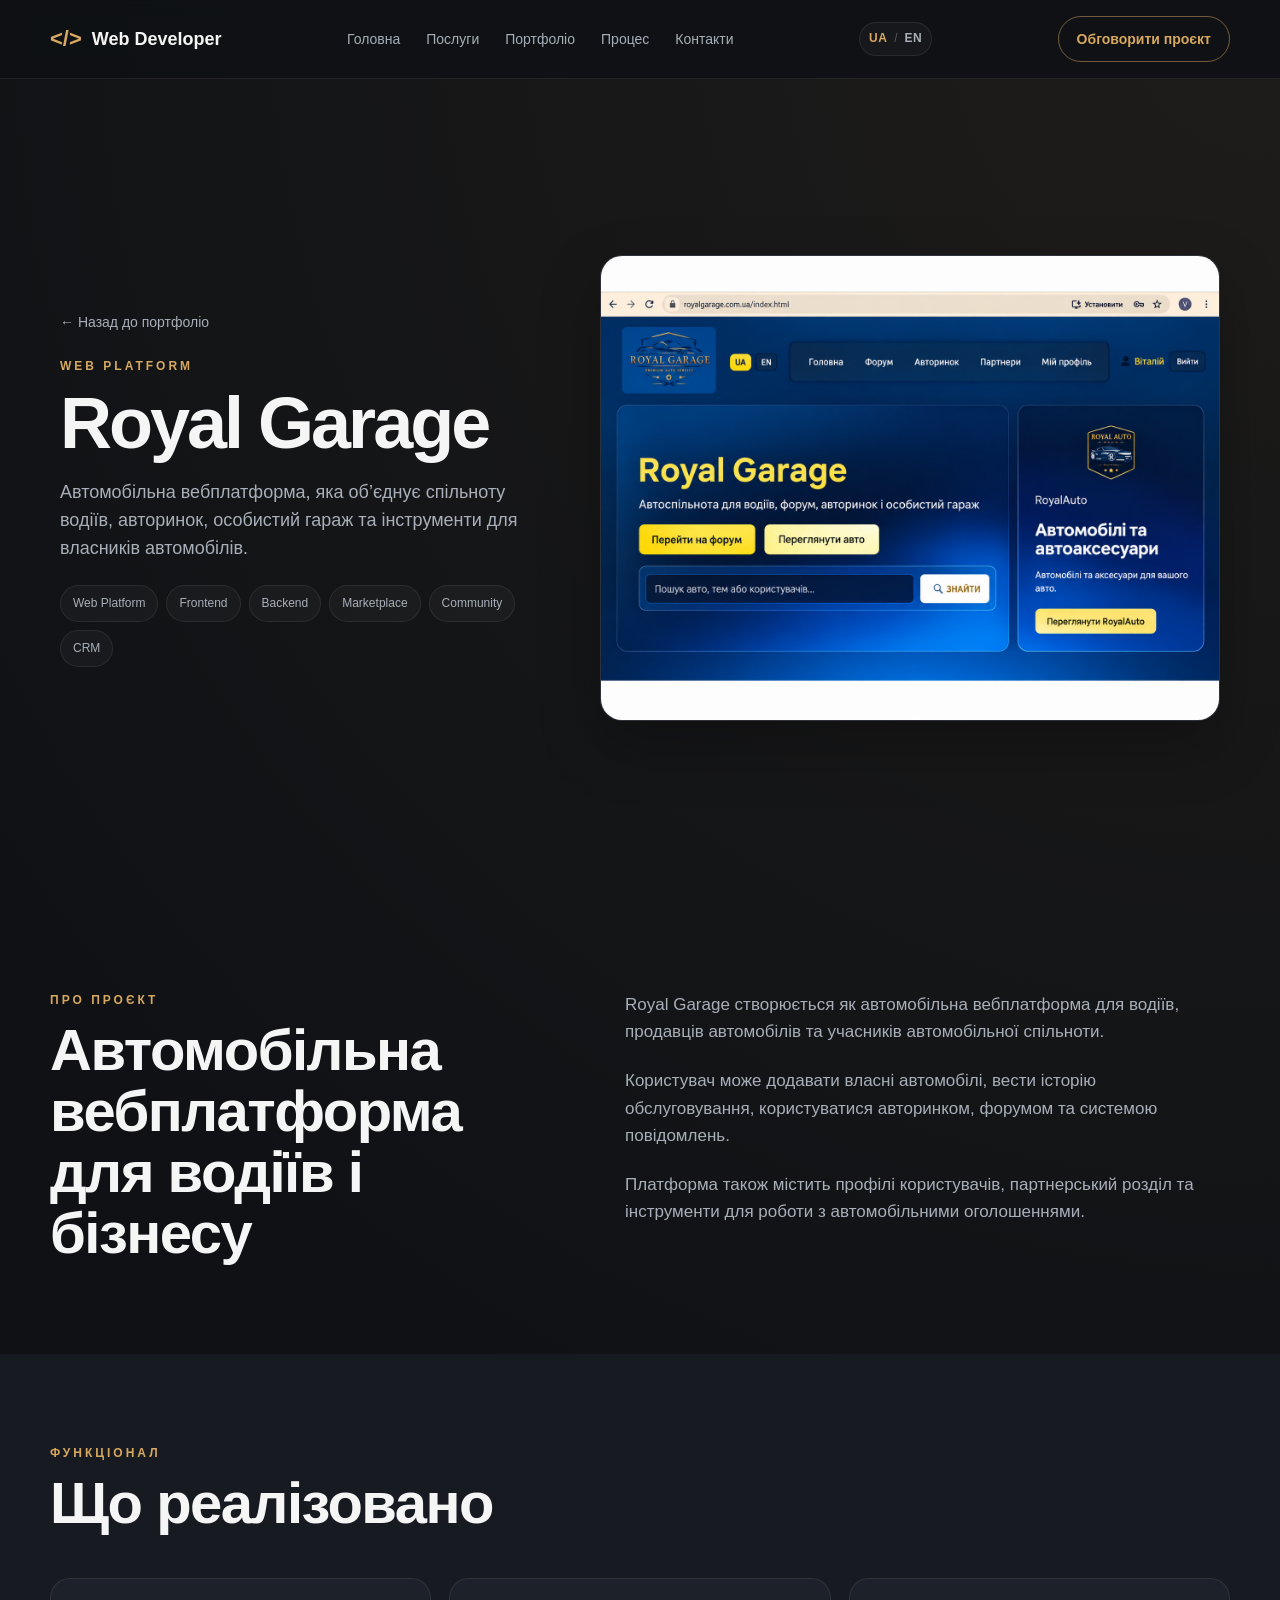
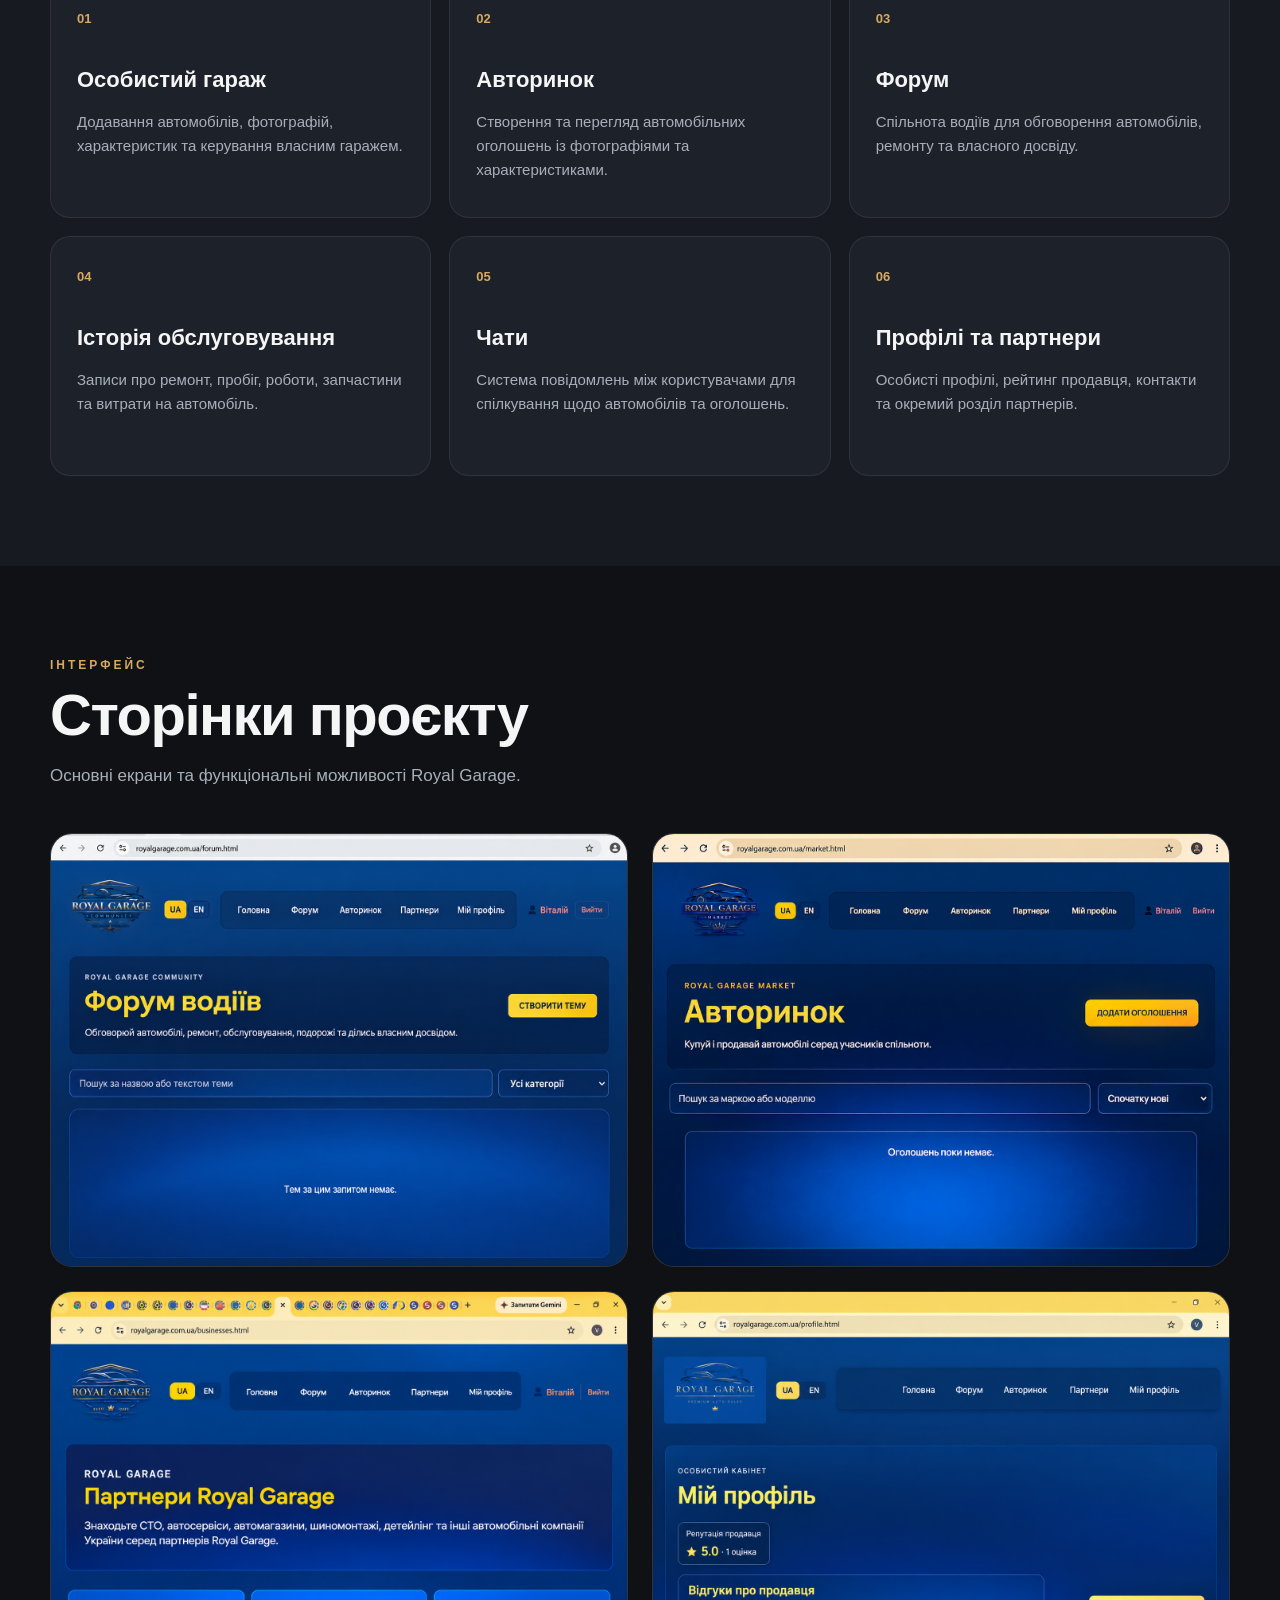
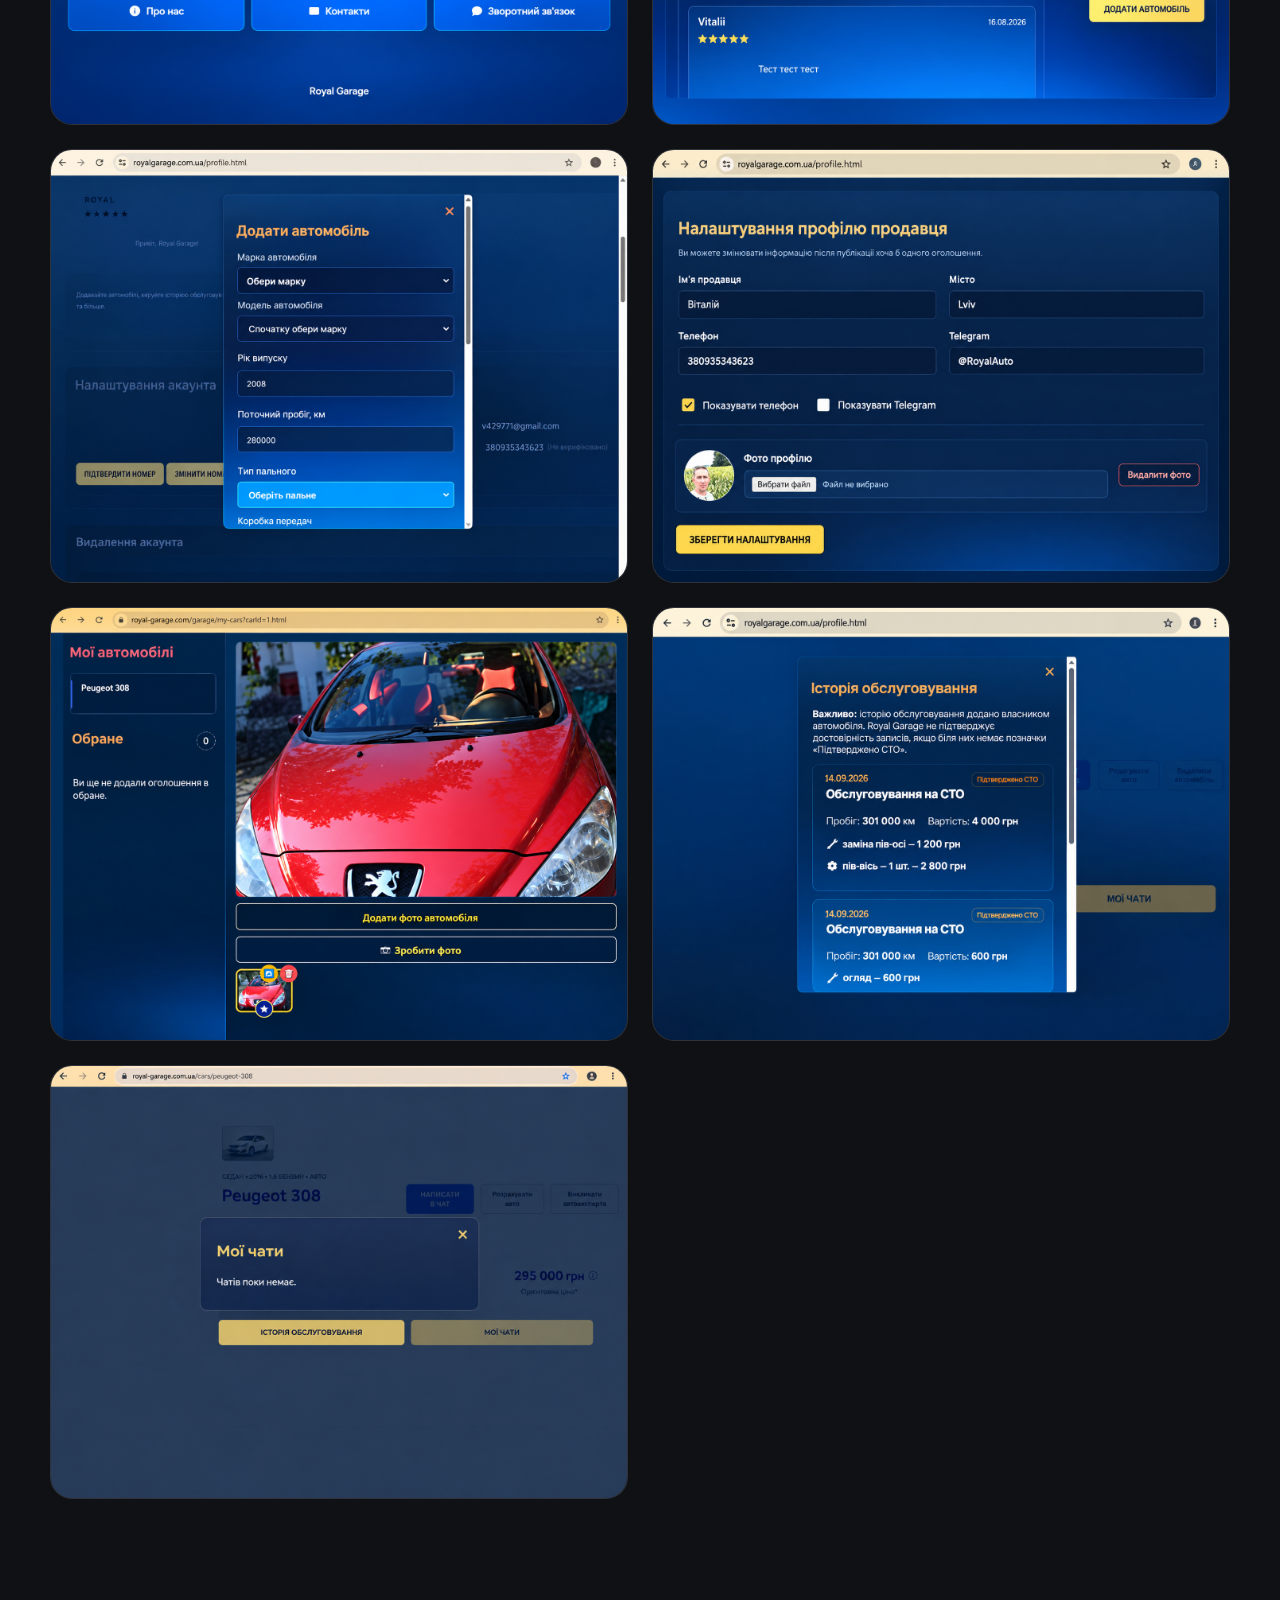
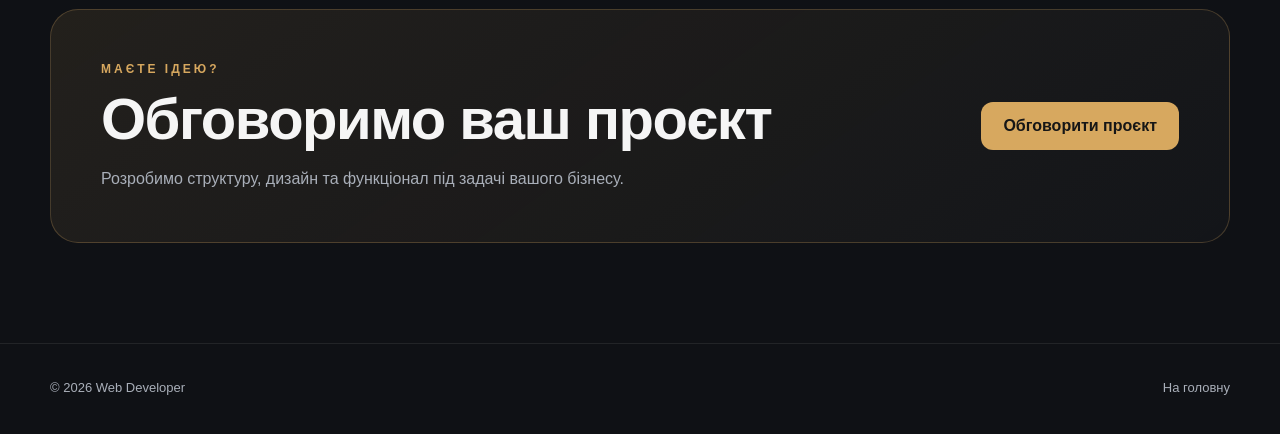
<file: royal-garage.html>
<!DOCTYPE html>
<html lang="uk">

<head>
    <meta charset="UTF-8">

    <meta
        name="viewport"
        content="width=device-width, initial-scale=1.0"
    >

    <title>
        Royal Garage — автомобільна вебплатформа
    </title>

    <meta
        name="description"
        content="Royal Garage — автомобільна вебплатформа з форумом, авторинком, особистим гаражем, профілями, чатами та історією обслуговування."
    >

    <link
        rel="stylesheet"
        href="style.css"
    >

    <link rel="icon" type="image/png" href="images/favicon.png">
</head>


<body>


    <!-- HEADER -->
    <header class="site-header">

        <div class="header-container">

            <a
                href="index.html"
                class="logo"
            >
                <span class="logo-mark">
                    &lt;/&gt;
                </span>

                <span>
                    Web Developer
                </span>
            </a>


            <nav class="main-nav">

                <a href="index.html">
                    Головна
                </a>

                <a href="index.html#services">
                    Послуги
                </a>

                <a href="index.html#portfolio">
                    Портфоліо
                </a>

                <a href="index.html#process">
                    Процес
                </a>

                <a href="index.html#contact">
                    Контакти
                </a>

            </nav>



        <div class="language-switcher" aria-label="Language">
            <button type="button" class="language-button active" data-language="uk">UA</button>
            <span>/</span>
            <button type="button" class="language-button" data-language="en">EN</button>
        </div>

            <a
                href="index.html#contact"
                class="header-contact-button"
            >
                Обговорити проєкт
            </a>

            <button
                class="menu-button"
                type="button"
                aria-label="Відкрити меню"
                aria-expanded="false"
            >
                ☰
            </button>

        </div>

    </header>



    <main>


        <!-- PROJECT HERO -->
        <section class="case-hero">

            <div class="case-container">

                <a
                    href="index.html#portfolio"
                    class="case-back"
                >
                    ← Назад до портфоліо
                </a>


                <p class="section-label">
                    WEB PLATFORM
                </p>


                <h1>
                    Royal Garage
                </h1>


                <p class="case-lead">
                    Автомобільна вебплатформа, яка об’єднує
                    спільноту водіїв, авторинок, особистий гараж
                    та інструменти для власників автомобілів.
                </p>


                <div class="case-tags">

                    <span>Web Platform</span>
                    <span>Frontend</span>
                    <span>Backend</span>
                    <span>Marketplace</span>
                    <span>Community</span>
                    <span>CRM</span>

                </div>

            </div>

        </section>



        <!-- MAIN IMAGE -->
        <section class="case-preview">

            <div class="case-container">

                <div class="case-main-image">

                    <img
                        src="images/royal-garage.jpg"
                        alt="Головна сторінка Royal Garage"
                    >

                </div>

            </div>

        </section>



        <!-- ABOUT -->
        <section class="case-section">

            <div class="case-container case-about-grid">

                <div>

                    <p class="section-label">
                        ПРО ПРОЄКТ
                    </p>

                    <h2>
                        Автомобільна вебплатформа для водіїв і бізнесу
                    </h2>

                </div>


                <div class="case-text">

                    <p>
                        Royal Garage створюється як автомобільна
                        вебплатформа для водіїв, продавців автомобілів
                        та учасників автомобільної спільноти.
                    </p>

                    <p>
                        Користувач може додавати власні автомобілі,
                        вести історію обслуговування, користуватися
                        авторинком, форумом та системою повідомлень.
                    </p>

                    <p>
                        Платформа також містить профілі користувачів,
                        партнерський розділ та інструменти для роботи
                        з автомобільними оголошеннями.
                    </p>

                </div>

            </div>

        </section>



        <!-- FEATURES -->
        <section class="case-section case-section-soft">

            <div class="case-container">

                <div class="case-section-heading">

                    <p class="section-label">
                        ФУНКЦІОНАЛ
                    </p>

                    <h2>
                        Що реалізовано
                    </h2>

                </div>


                <div class="case-features-grid">


                    <article class="case-feature">

                        <span>01</span>

                        <h3>
                            Особистий гараж
                        </h3>

                        <p>
                            Додавання автомобілів, фотографій,
                            характеристик та керування власним гаражем.
                        </p>

                    </article>


                    <article class="case-feature">

                        <span>02</span>

                        <h3>
                            Авторинок
                        </h3>

                        <p>
                            Створення та перегляд автомобільних
                            оголошень із фотографіями та характеристиками.
                        </p>

                    </article>


                    <article class="case-feature">

                        <span>03</span>

                        <h3>
                            Форум
                        </h3>

                        <p>
                            Спільнота водіїв для обговорення
                            автомобілів, ремонту та власного досвіду.
                        </p>

                    </article>


                    <article class="case-feature">

                        <span>04</span>

                        <h3>
                            Історія обслуговування
                        </h3>

                        <p>
                            Записи про ремонт, пробіг, роботи,
                            запчастини та витрати на автомобіль.
                        </p>

                    </article>


                    <article class="case-feature">

                        <span>05</span>

                        <h3>
                            Чати
                        </h3>

                        <p>
                            Система повідомлень між користувачами
                            для спілкування щодо автомобілів та оголошень.
                        </p>

                    </article>


                    <article class="case-feature">

                        <span>06</span>

                        <h3>
                            Профілі та партнери
                        </h3>

                        <p>
                            Особисті профілі, рейтинг продавця,
                            контакти та окремий розділ партнерів.
                        </p>

                    </article>


                </div>

            </div>

        </section>



        <!-- GALLERY -->
        <section class="case-section">

            <div class="case-container">

                <div class="case-section-heading">

                    <p class="section-label">
                        ІНТЕРФЕЙС
                    </p>

                    <h2>
                        Сторінки проєкту
                    </h2>

                    <p>
                        Основні екрани та функціональні можливості Royal Garage.
                    </p>

                </div>



                <div class="case-gallery">


                    <figure class="case-gallery-item">

                        <img
                            src="images/royal-garage/forum.png"
                            alt="Форум Royal Garage"
                            loading="lazy"
                        >

                    </figure>


                    <figure class="case-gallery-item">

                        <img
                            src="images/royal-garage/market.png"
                            alt="Авторинок Royal Garage"
                            loading="lazy"
                        >

                    </figure>


                    <figure class="case-gallery-item">

                        <img
                            src="images/royal-garage/partners.png"
                            alt="Партнери Royal Garage"
                            loading="lazy"
                        >

                    </figure>


                    <figure class="case-gallery-item">

                        <img
                            src="images/royal-garage/profile.png"
                            alt="Профіль Royal Garage"
                            loading="lazy"
                        >

                    </figure>


                    <figure class="case-gallery-item">

                        <img
                            src="images/royal-garage/add-car.png"
                            alt="Додавання автомобіля Royal Garage"
                            loading="lazy"
                        >

                    </figure>


                    <figure class="case-gallery-item">

                        <img
                            src="images/royal-garage/seller-settings.png"
                            alt="Налаштування профілю продавця Royal Garage"
                            loading="lazy"
                        >

                    </figure>


                    <figure class="case-gallery-item">

                        <img
                            src="images/royal-garage/garage-car.png"
                            alt="Особистий гараж Royal Garage"
                            loading="lazy"
                        >

                    </figure>


                    <figure class="case-gallery-item">

                        <img
                            src="images/royal-garage/service-history.png"
                            alt="Історія обслуговування Royal Garage"
                            loading="lazy"
                        >

                    </figure>


                    <figure class="case-gallery-item">

                        <img
                            src="images/royal-garage/chats.png"
                            alt="Чати Royal Garage"
                            loading="lazy"
                        >

                    </figure>


                </div>

            </div>

        </section>



        <!-- CTA -->
        <section class="case-cta">

            <div class="case-container">

                <div class="case-cta-box">


                    <div>

                        <p class="section-label">
                            МАЄТЕ ІДЕЮ?
                        </p>

                        <h2>
                            Обговоримо ваш проєкт
                        </h2>

                        <p>
                            Розробимо структуру, дизайн та функціонал
                            під задачі вашого бізнесу.
                        </p>

                    </div>


                    <a
                        href="index.html#contact"
                        class="primary-button"
                    >
                        Обговорити проєкт
                    </a>


                </div>

            </div>

        </section>


    </main>



    <!-- FOOTER -->
    <footer class="site-footer">

        <div class="footer-container">

            <p>
                © 2026 Web Developer
            </p>

            <a href="index.html">
                На головну
            </a>

        </div>

    </footer>



    <button
        class="scroll-top-button"
        id="scrollTopButton"
        type="button"
        aria-label="Повернутися вгору"
    >
        ↑
    </button>


    <script src="script.js"></script>


</body>

</html>
</file>
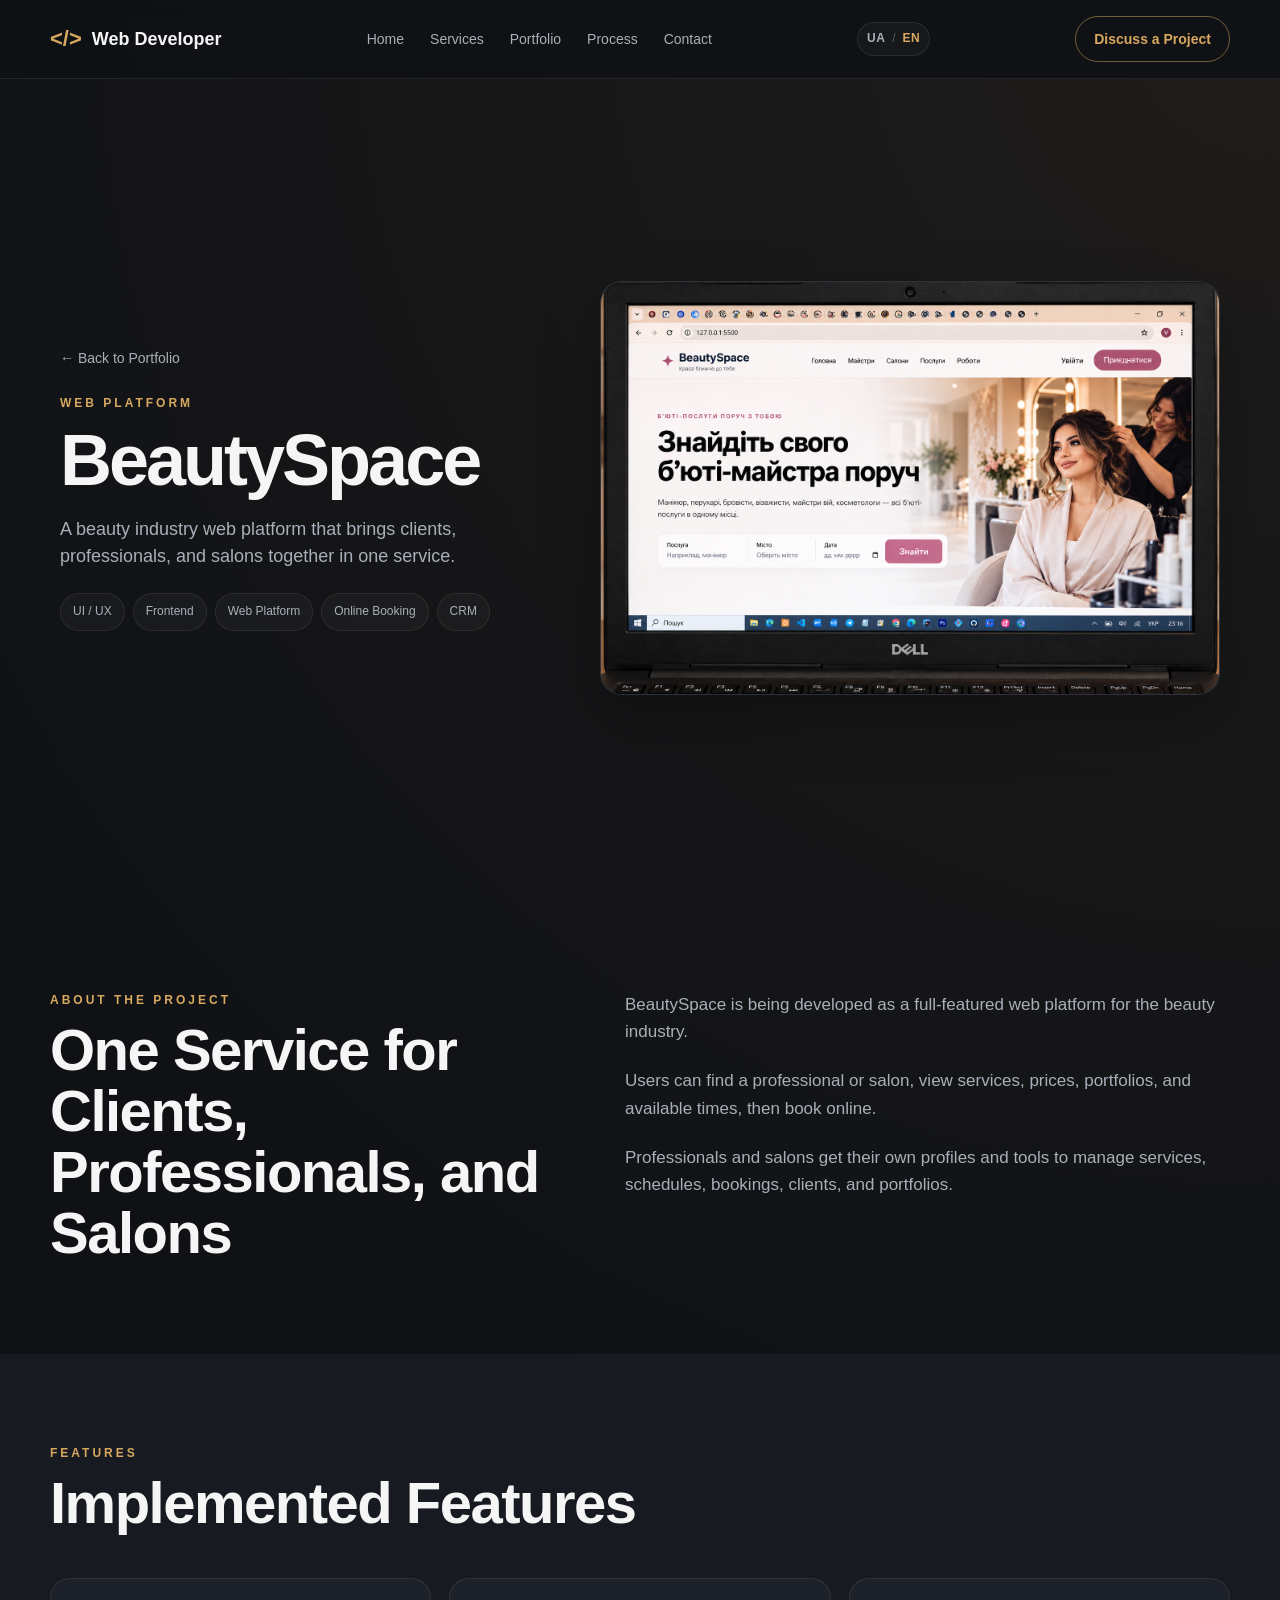
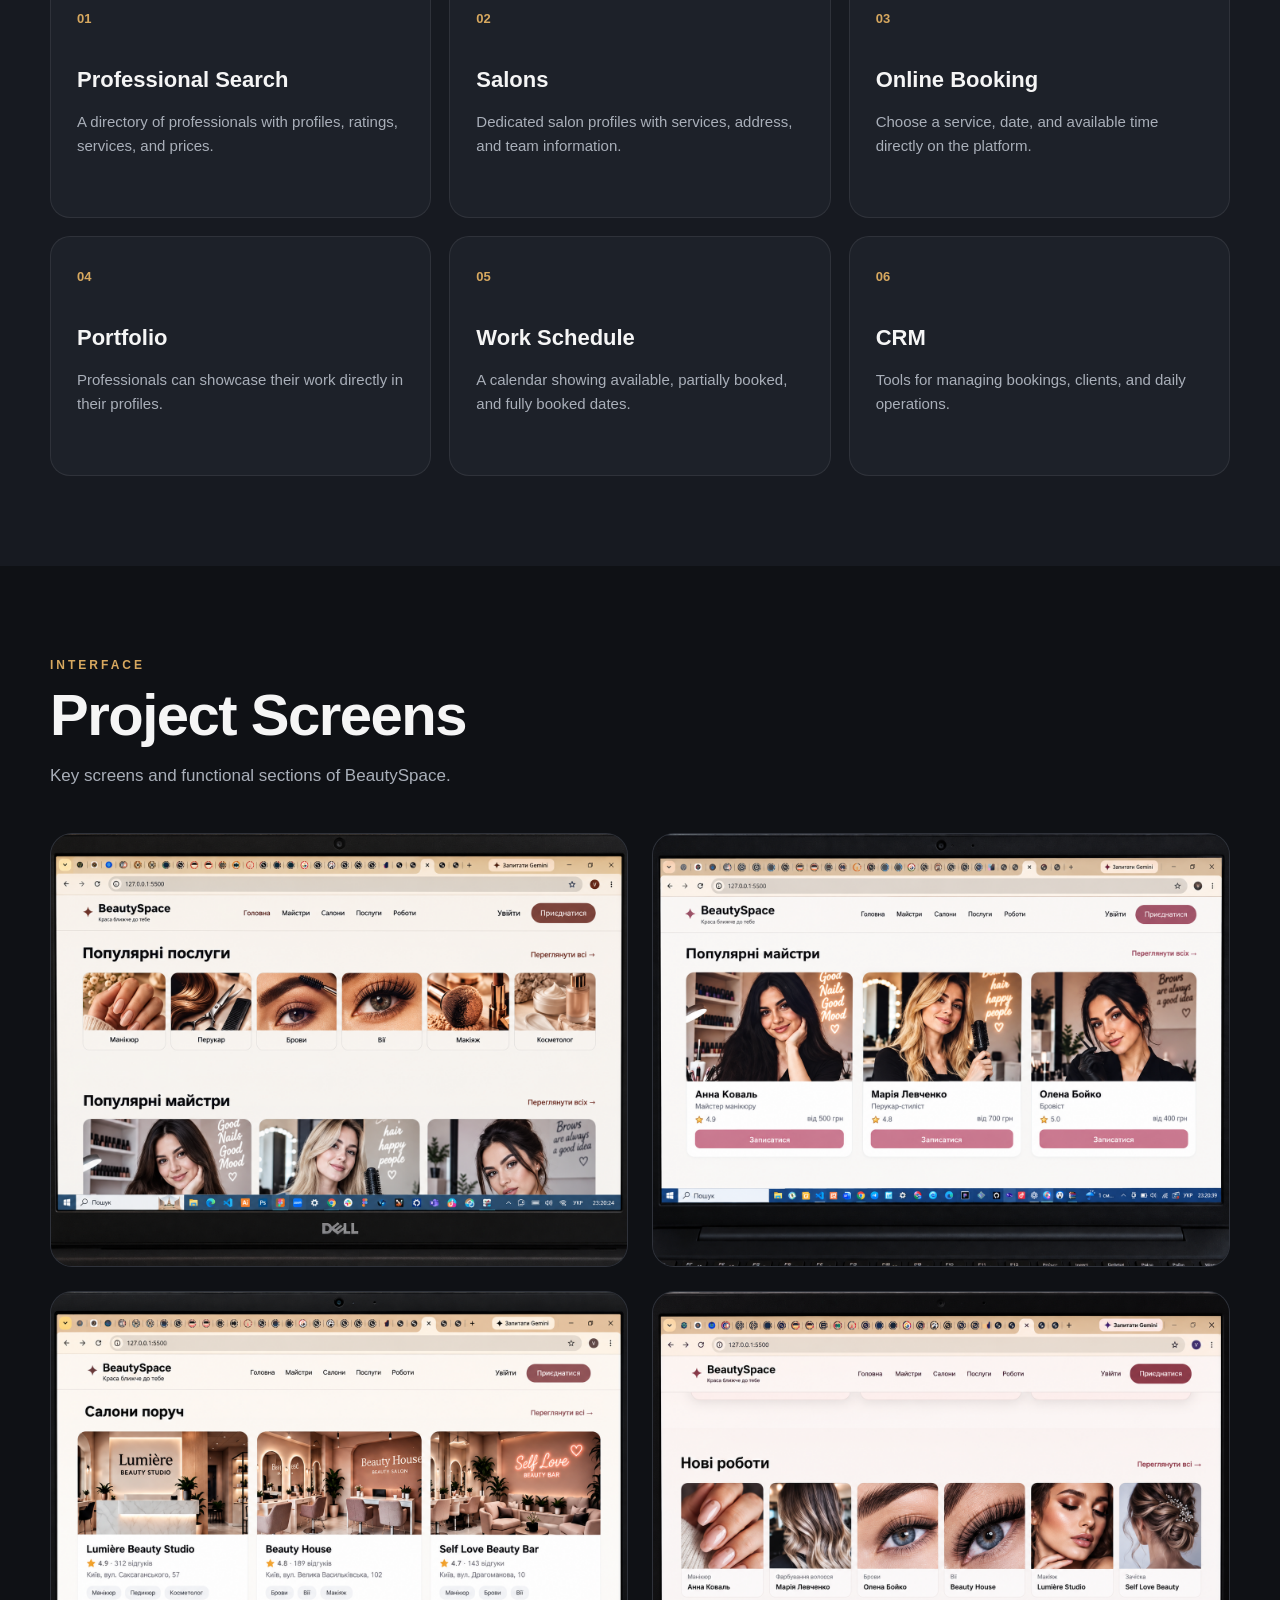
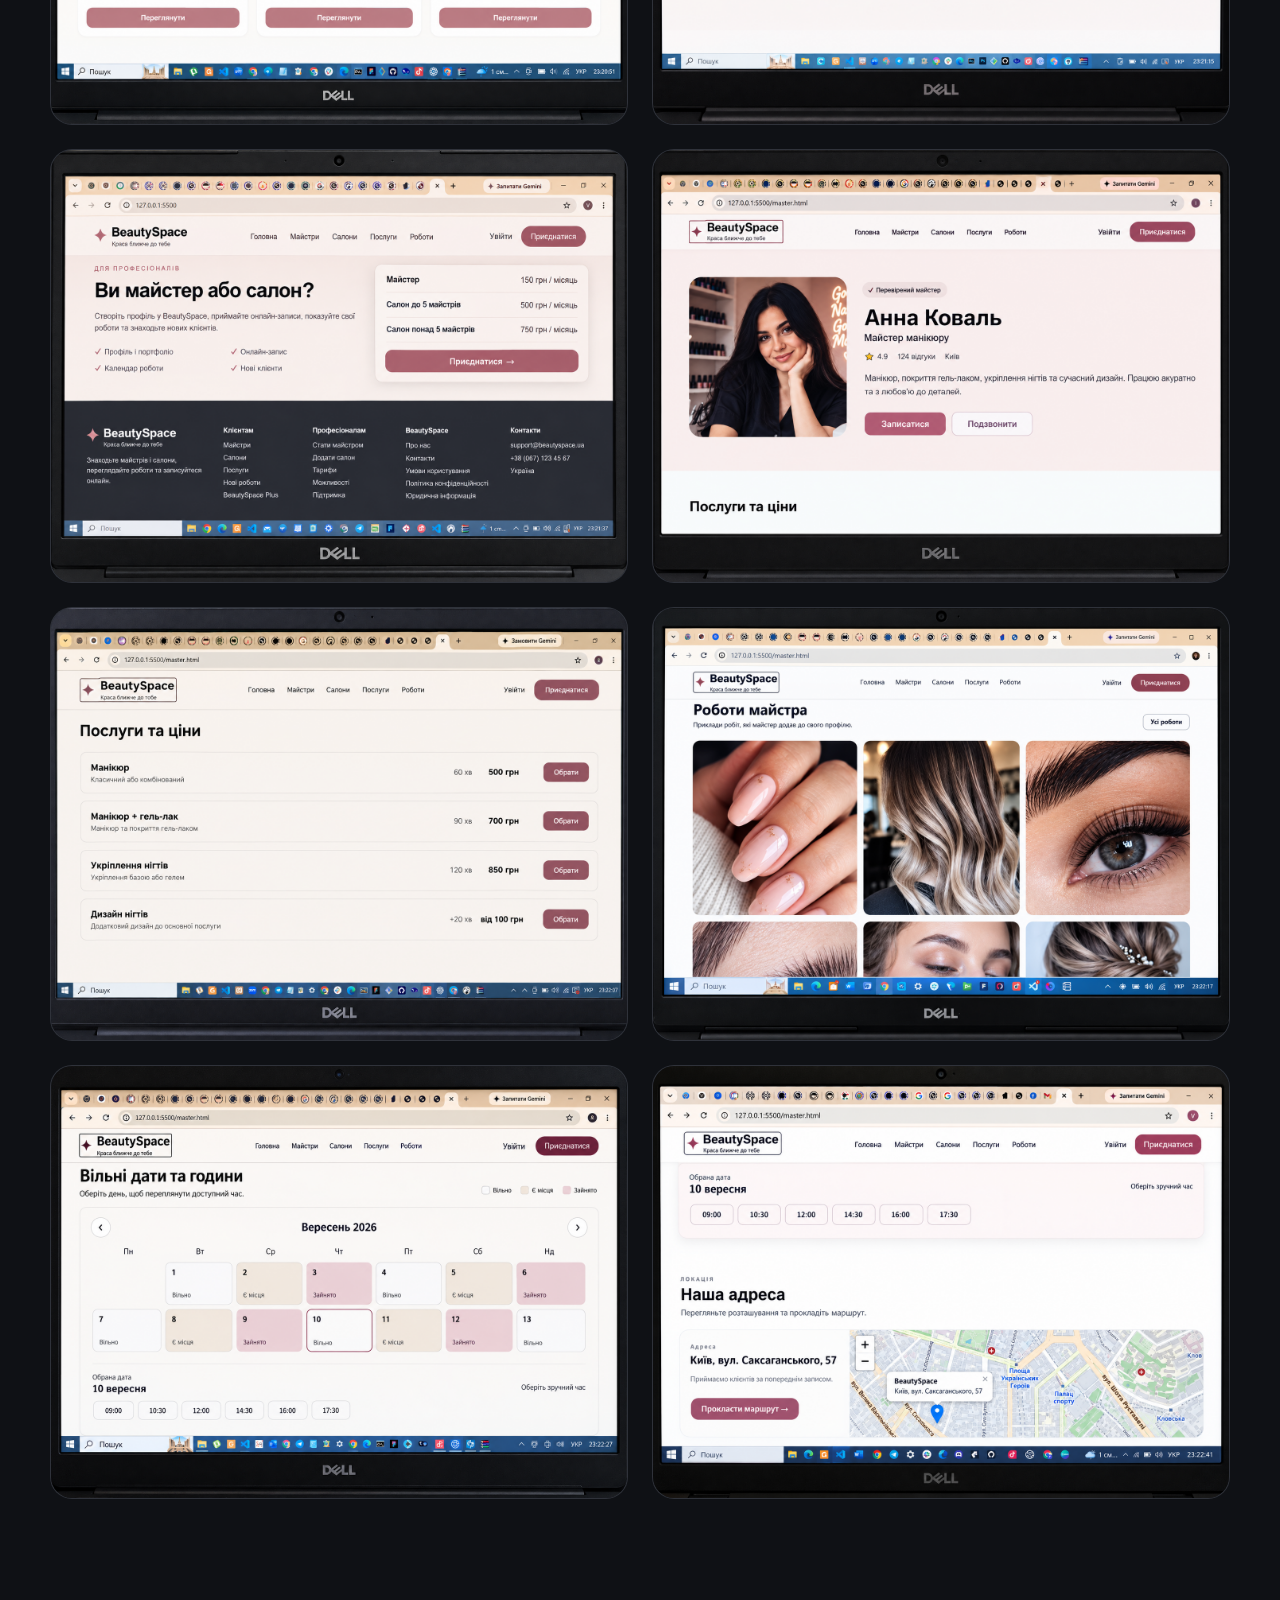
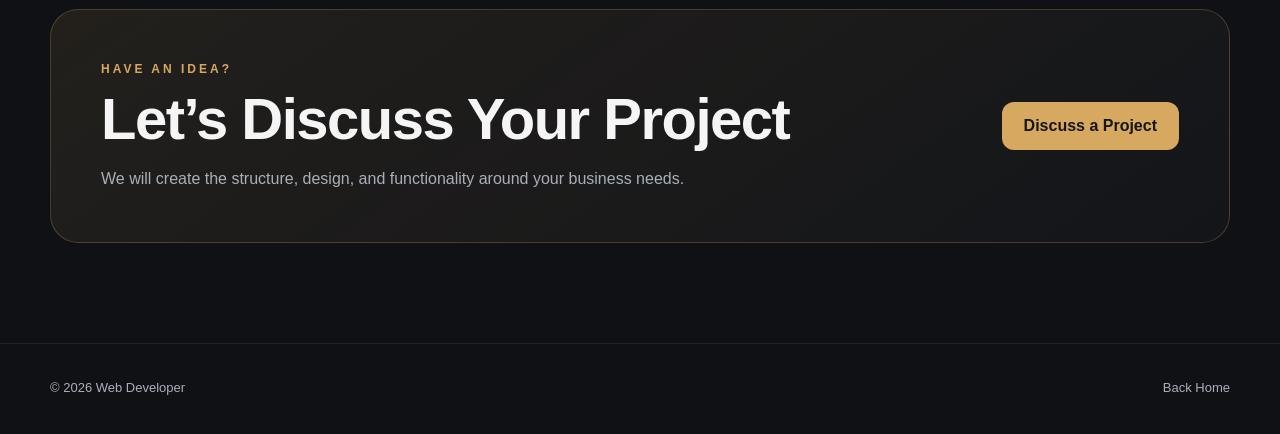
<file: en/beautyspace.html>
<!DOCTYPE html>
<html lang="en">
<head>
    <meta charset="UTF-8">
    <meta name="viewport" content="width=device-width, initial-scale=1.0">

    <title>BeautySpace | Web Platform Case Study</title>

    <meta
        name="description"
        content="BeautySpace is a web platform for finding beauty professionals and salons, online booking, portfolios, services and business management."
    >

    <link rel="canonical" href="https://vitalii-panasenko-web.netlify.app/en/beautyspace.html">
    <link rel="alternate" hreflang="uk" href="https://vitalii-panasenko-web.netlify.app/beautyspace.html">
    <link rel="alternate" hreflang="en" href="https://vitalii-panasenko-web.netlify.app/en/beautyspace.html">
    <link rel="alternate" hreflang="x-default" href="https://vitalii-panasenko-web.netlify.app/beautyspace.html">

    <link rel="stylesheet" href="../style.css">

    <link rel="icon" type="image/png" href="../images/favicon.png">
</head>

<body>

    <!-- HEADER -->
    <header class="site-header">
        <div class="header-container">

            <a href="index.html" class="logo">
                <span class="logo-mark">&lt;/&gt;</span>
                <span>Web Developer</span>
            </a>

            <nav class="main-nav">
                <a href="index.html">Home</a>
                <a href="index.html#services">Services</a>
                <a href="index.html#portfolio">Portfolio</a>
                <a href="index.html#process">Process</a>
                <a href="index.html#contact">Contact</a>
            </nav>


        <div class="language-switcher" aria-label="Language">
            <button type="button" class="language-button" data-language="uk">UA</button>
            <span>/</span>
            <button type="button" class="language-button active" data-language="en">EN</button>
        </div>

            <a href="index.html#contact" class="header-contact-button">
                Discuss a Project
            </a>

            <button
                class="menu-button"
                type="button"
                aria-label="Open Menu"
                aria-expanded="false"
            >
                ☰
            </button>

        </div>
    </header>


    <main>

        <!-- PROJECT HERO -->
        <section class="case-hero">

            <div class="case-container">

                <a href="index.html#portfolio" class="case-back">
                    ← Back to Portfolio
                </a>

                <p class="section-label">
                    WEB PLATFORM
                </p>

                <h1>
                    BeautySpace
                </h1>

                <p class="case-lead">
                    A beauty industry web platform that brings clients, professionals, and salons together in one service.
                </p>

                <div class="case-tags">
                    <span>UI / UX</span>
                    <span>Frontend</span>
                    <span>Web Platform</span>
                    <span>Online Booking</span>
                    <span>CRM</span>
                </div>

            </div>

        </section>


        <!-- MAIN IMAGE -->
        <section class="case-preview">

            <div class="case-container">

                <div class="case-main-image">
                    <img
                        src="../images/beautyspace.jpg"
                        alt="BeautySpace Home Page"
                    >
                </div>

            </div>

        </section>


        <!-- ABOUT -->
        <section class="case-section">

            <div class="case-container case-about-grid">

                <div>
                    <p class="section-label">
                        ABOUT THE PROJECT
                    </p>

                    <h2>
                        One Service for Clients, Professionals, and Salons
                    </h2>
                </div>

                <div class="case-text">

                    <p>
                        BeautySpace is being developed as a full-featured web platform for the beauty industry.
                    </p>

                    <p>
                        Users can find a professional or salon, view services, prices, portfolios, and available times, then book online.
                    </p>

                    <p>
                        Professionals and salons get their own profiles and tools to manage services, schedules, bookings, clients, and portfolios.
                    </p>

                </div>

            </div>

        </section>


        <!-- FEATURES -->
        <section class="case-section case-section-soft">

            <div class="case-container">

                <div class="case-section-heading">
                    <p class="section-label">
                        FEATURES
                    </p>

                    <h2>
                        Implemented Features
                    </h2>
                </div>

                <div class="case-features-grid">

                    <article class="case-feature">
                        <span>01</span>
                        <h3>Professional Search</h3>
                        <p>
                            A directory of professionals with profiles, ratings, services, and prices.
                        </p>
                    </article>

                    <article class="case-feature">
                        <span>02</span>
                        <h3>Salons</h3>
                        <p>
                            Dedicated salon profiles with services, address, and team information.
                        </p>
                    </article>

                    <article class="case-feature">
                        <span>03</span>
                        <h3>Online Booking</h3>
                        <p>
                            Choose a service, date, and available time directly on the platform.
                        </p>
                    </article>

                    <article class="case-feature">
                        <span>04</span>
                        <h3>Portfolio</h3>
                        <p>
                            Professionals can showcase their work directly in their profiles.
                        </p>
                    </article>

                    <article class="case-feature">
                        <span>05</span>
                        <h3>Work Schedule</h3>
                        <p>
                            A calendar showing available, partially booked, and fully booked dates.
                        </p>
                    </article>

                    <article class="case-feature">
                        <span>06</span>
                        <h3>CRM</h3>
                        <p>
                            Tools for managing bookings, clients, and daily operations.
                        </p>
                    </article>

                </div>

            </div>

        </section>


        <!-- GALLERY -->
        <section class="case-section">

            <div class="case-container">

                <div class="case-section-heading">
                    <p class="section-label">
                        INTERFACE
                    </p>

                    <h2>
                        Project Screens
                    </h2>

                    <p>
                        Key screens and functional sections of BeautySpace.
                    </p>
                </div>


                <div class="case-gallery">

                    <figure class="case-gallery-item">
                        <img
                            src="../images/services-masters.png"
                            alt="Popular BeautySpace Services"
                            loading="lazy"
                        >
                    </figure>

                    <figure class="case-gallery-item">
                        <img
                            src="../images/masters.png"
                            alt="Popular BeautySpace Professionals"
                            loading="lazy"
                        >
                    </figure>

                    <figure class="case-gallery-item">
                        <img
                            src="../images/salons.png"
                            alt="Salons BeautySpace"
                            loading="lazy"
                        >
                    </figure>

                    <figure class="case-gallery-item">
                        <img
                            src="../images/works.png"
                            alt="New BeautySpace Portfolio Work"
                            loading="lazy"
                        >
                    </figure>

                    <figure class="case-gallery-item">
                        <img
                            src="../images/professionals.png"
                            alt="BeautySpace for Professionals"
                            loading="lazy"
                        >
                    </figure>

                    <figure class="case-gallery-item">
                        <img
                            src="../images/master-profile.png"
                            alt="BeautySpace Professional Profile"
                            loading="lazy"
                        >
                    </figure>

                    <figure class="case-gallery-item">
                        <img
                            src="../images/prices.png"
                            alt="BeautySpace Services and Prices"
                            loading="lazy"
                        >
                    </figure>

                    <figure class="case-gallery-item">
                        <img
                            src="../images/master-works.png"
                            alt="BeautySpace Professional Portfolio"
                            loading="lazy"
                        >
                    </figure>

                    <figure class="case-gallery-item">
                        <img
                            src="../images/calendar.png"
                            alt="BeautySpace Calendar"
                            loading="lazy"
                        >
                    </figure>

                    <figure class="case-gallery-item">
                        <img
                            src="../images/location.png"
                            alt="BeautySpace Location"
                            loading="lazy"
                        >
                    </figure>

                </div>

            </div>

        </section>


        <!-- CTA -->
        <section class="case-cta">

            <div class="case-container">

                <div class="case-cta-box">

                    <div>
                        <p class="section-label">
                            HAVE AN IDEA?
                        </p>

                        <h2>
                            Let’s Discuss Your Project
                        </h2>

                        <p>
                            We will create the structure, design, and functionality around your business needs.
                        </p>
                    </div>

                    <a
                        href="index.html#contact"
                        class="primary-button"
                    >
                        Discuss a Project
                    </a>

                </div>

            </div>

        </section>

    </main>


    <!-- FOOTER -->
    <footer class="site-footer">

        <div class="footer-container">

            <p>
                © 2026 Web Developer
            </p>

            <a href="index.html">
                Back Home
            </a>

        </div>

    </footer>


    <button
        class="scroll-top-button"
        id="scrollTopButton"
        type="button"
        aria-label="Back to Top"
    >
        ↑
    </button>


    <script src="../script.js"></script>

</body>
</html>
</file>
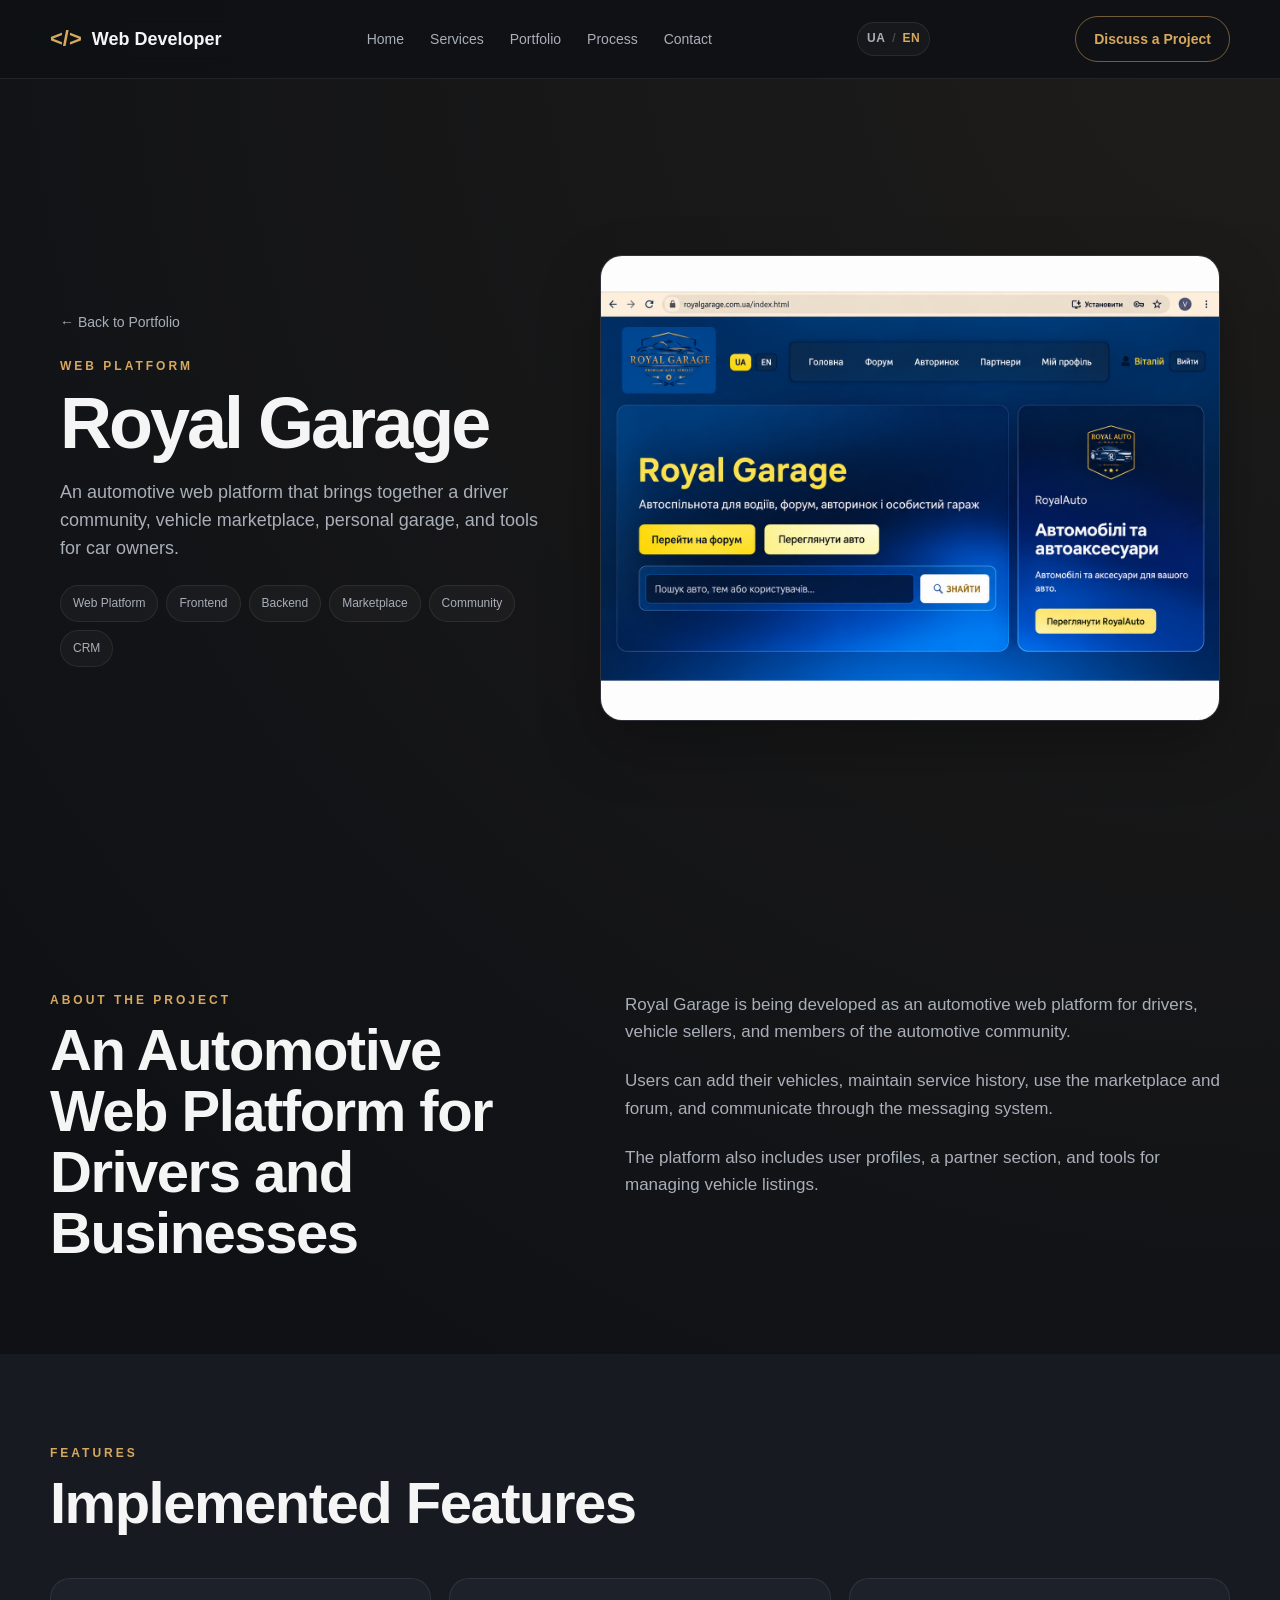
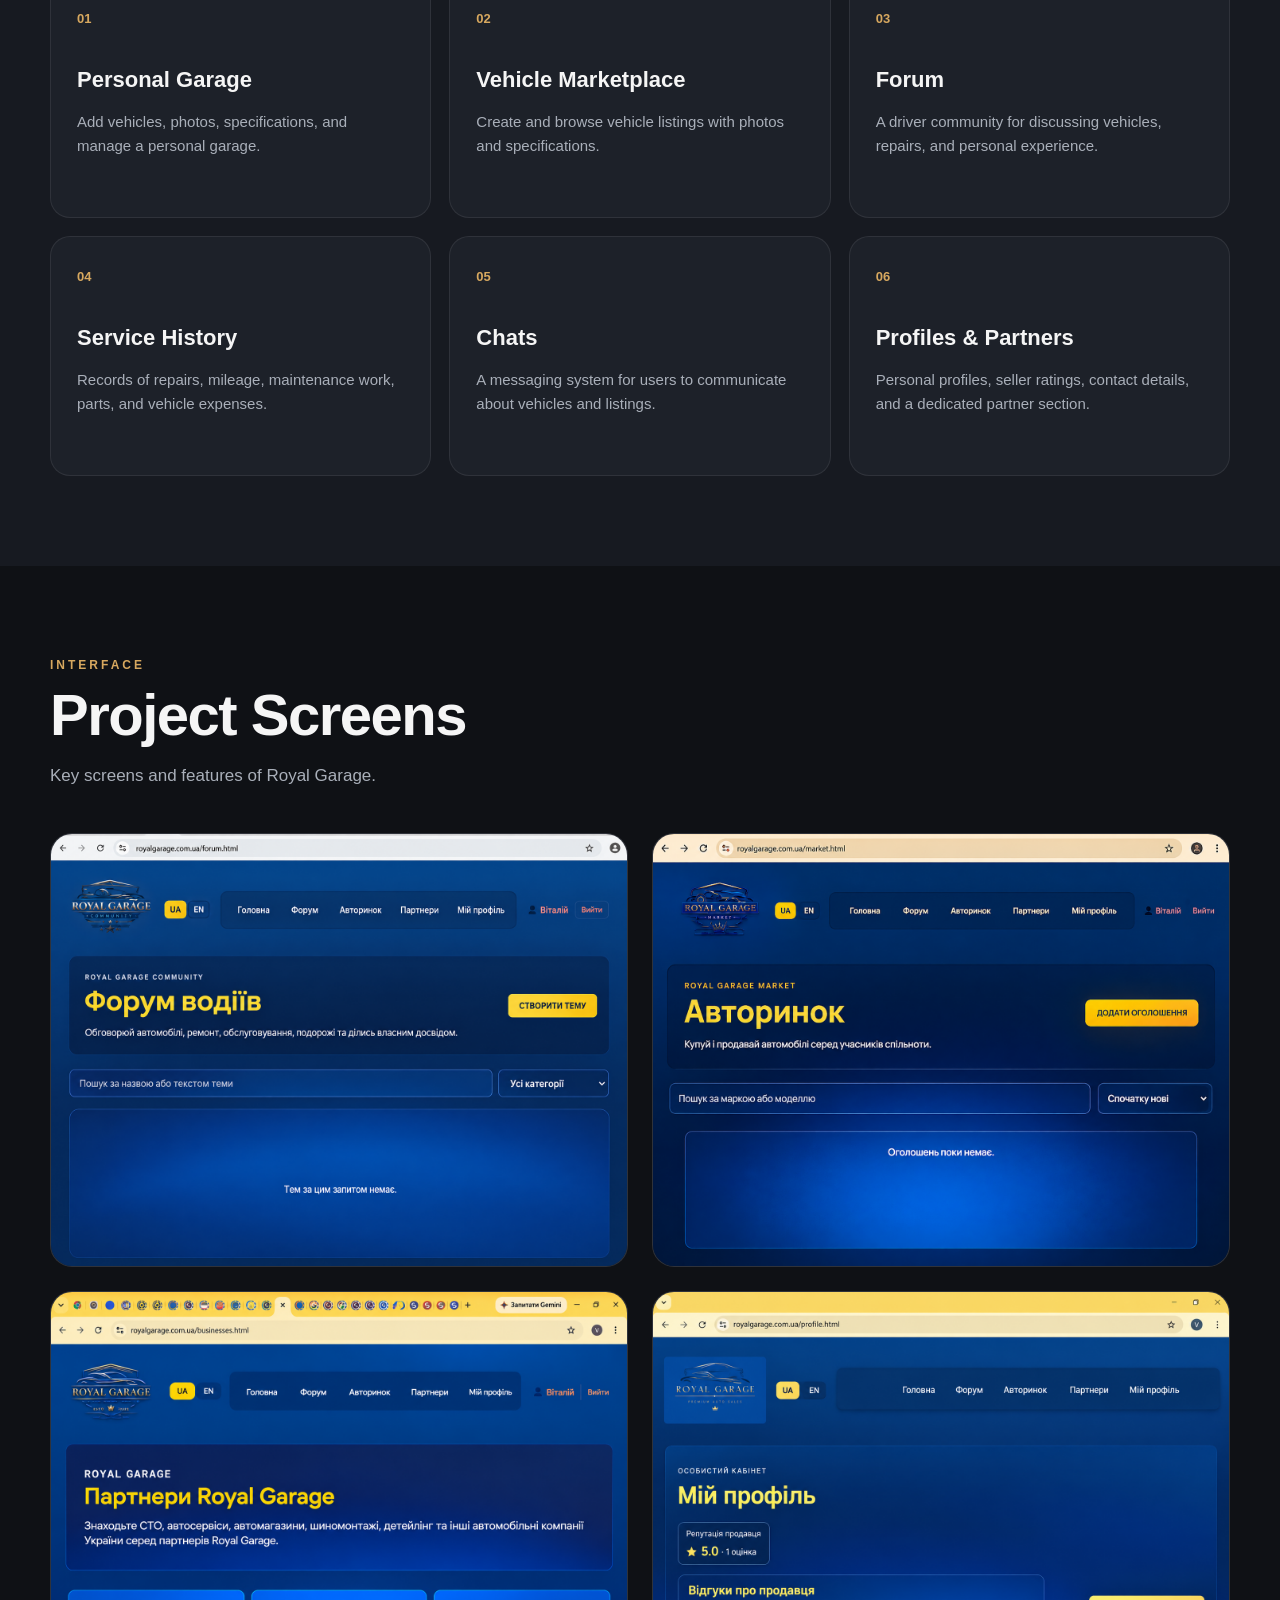
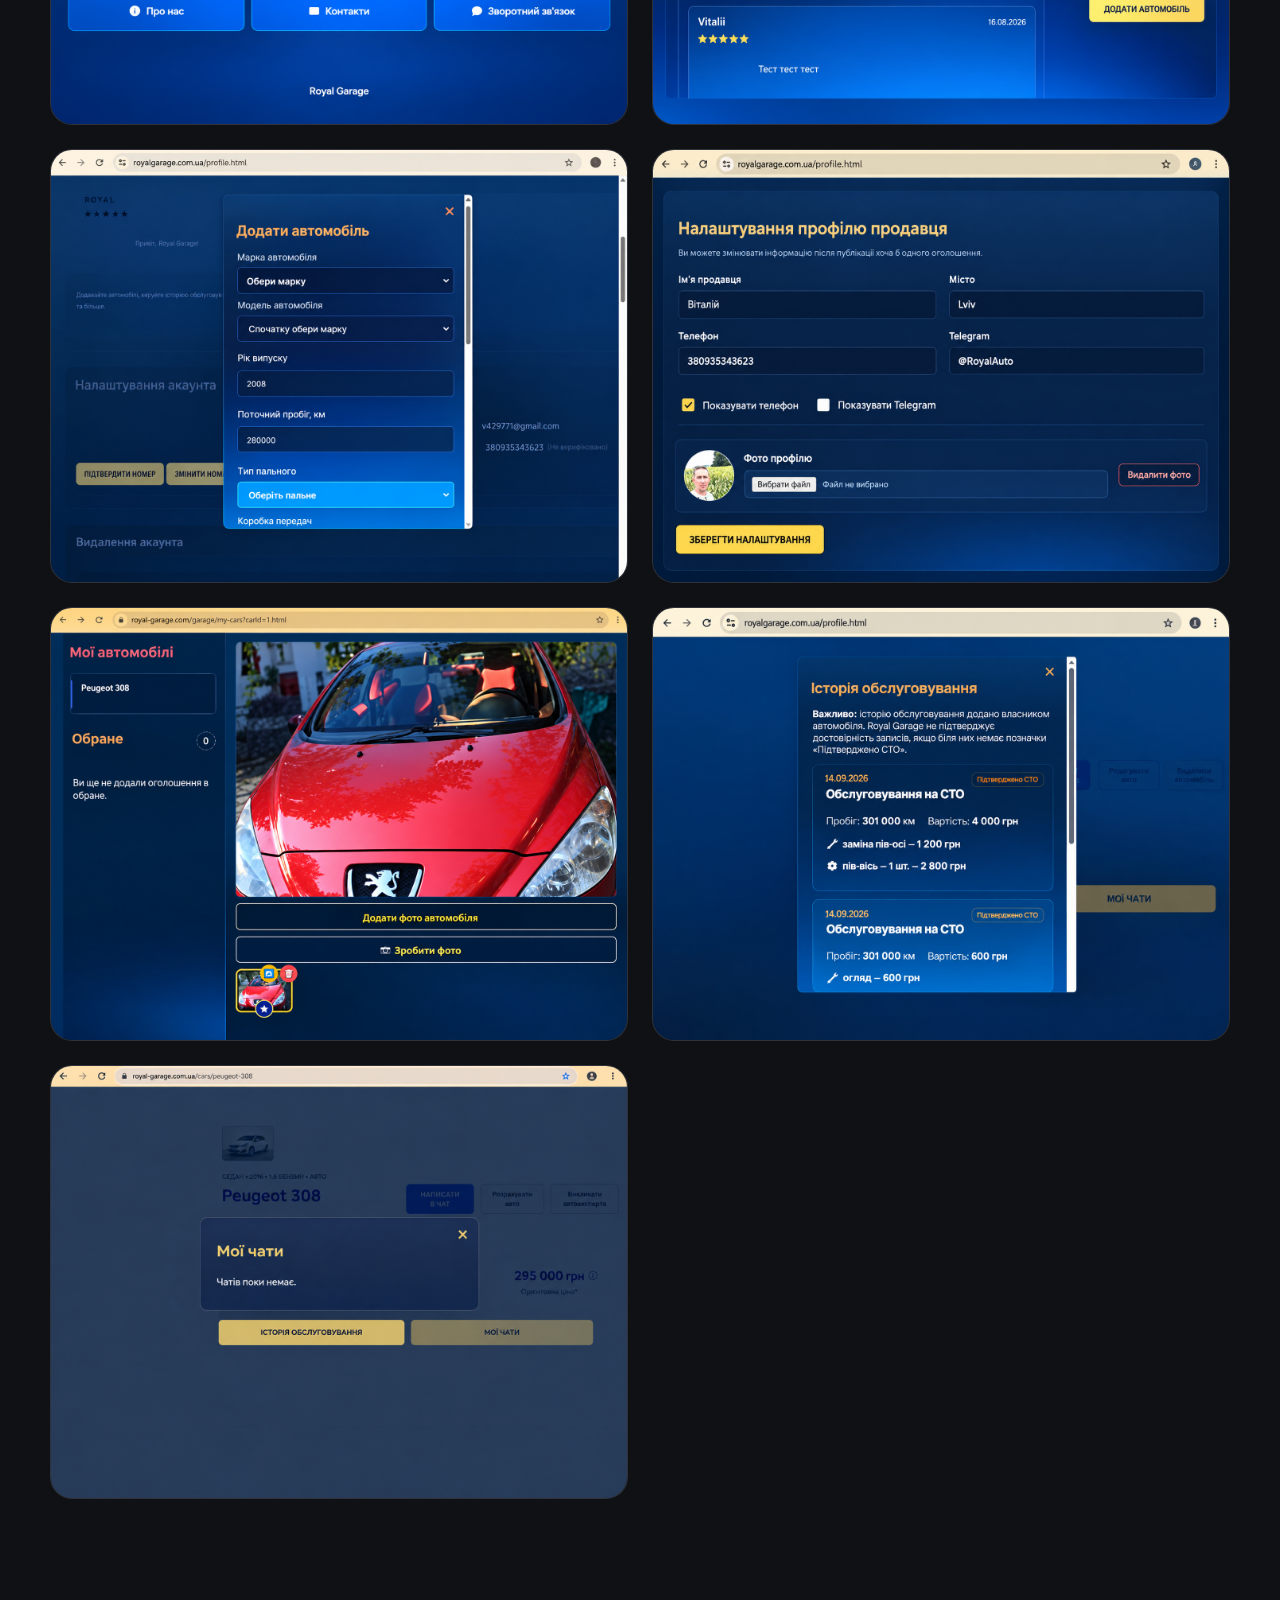
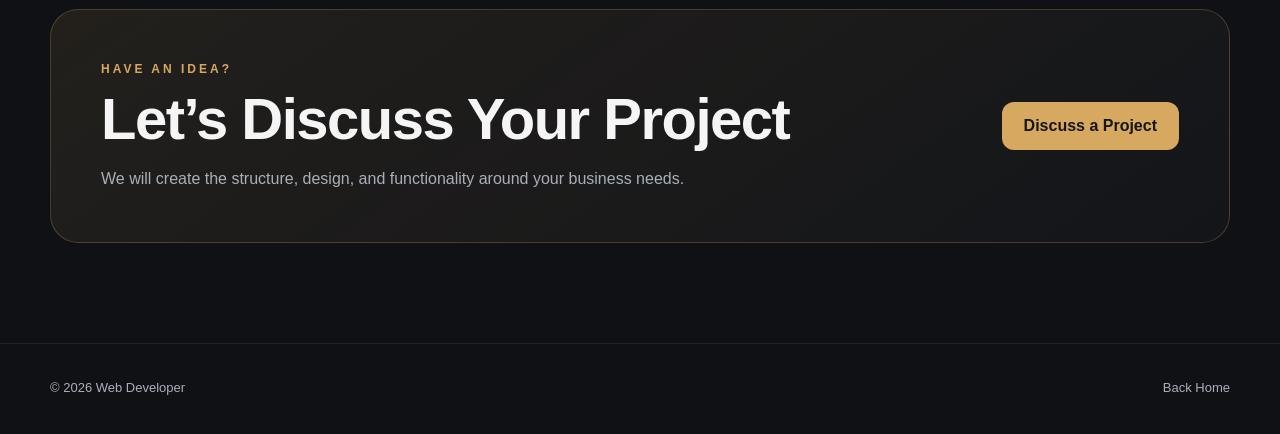
<file: en/royal-garage.html>
<!DOCTYPE html>
<html lang="en">

<head>
    <meta charset="UTF-8">

    <meta
        name="viewport"
        content="width=device-width, initial-scale=1.0"
    >

    <title>Royal Garage | Automotive Web Platform Case Study</title>

    <meta
        name="description"
        content="Royal Garage is an automotive web platform with a forum, vehicle marketplace, personal garage, profiles, chats and service history."
    >

    <link rel="canonical"
      href="https://vitalii-panasenko-web.netlify.app/en/royal-garage.html">

<link rel="alternate"
      hreflang="uk"
      href="https://vitalii-panasenko-web.netlify.app/royal-garage.html">

<link rel="alternate"
      hreflang="en"
      href="https://vitalii-panasenko-web.netlify.app/en/royal-garage.html">

<link rel="alternate"
      hreflang="x-default"
      href="https://vitalii-panasenko-web.netlify.app/royal-garage.html">

    <link
        rel="stylesheet"
        href="../style.css"
    >

    <link rel="icon" type="image/png" href="../images/favicon.png">
</head>


<body>


    <!-- HEADER -->
    <header class="site-header">

        <div class="header-container">

            <a
                href="index.html"
                class="logo"
            >
                <span class="logo-mark">
                    &lt;/&gt;
                </span>

                <span>
                    Web Developer
                </span>
            </a>


            <nav class="main-nav">

                <a href="index.html">
                    Home
                </a>

                <a href="index.html#services">
                    Services
                </a>

                <a href="index.html#portfolio">
                    Portfolio
                </a>

                <a href="index.html#process">
                    Process
                </a>

                <a href="index.html#contact">
                    Contact
                </a>

            </nav>



        <div class="language-switcher" aria-label="Language">
            <button type="button" class="language-button" data-language="uk">UA</button>
            <span>/</span>
            <button type="button" class="language-button active" data-language="en">EN</button>
        </div>

            <a
                href="index.html#contact"
                class="header-contact-button"
            >
                Discuss a Project
            </a>

            <button
                class="menu-button"
                type="button"
                aria-label="Open Menu"
                aria-expanded="false"
            >
                ☰
            </button>

        </div>

    </header>



    <main>


        <!-- PROJECT HERO -->
        <section class="case-hero">

            <div class="case-container">

                <a
                    href="index.html#portfolio"
                    class="case-back"
                >
                    ← Back to Portfolio
                </a>


                <p class="section-label">
                    WEB PLATFORM
                </p>


                <h1>
                    Royal Garage
                </h1>


                <p class="case-lead">
                    An automotive web platform that brings together a driver community, vehicle marketplace, personal garage, and tools for car owners.
                </p>


                <div class="case-tags">

                    <span>Web Platform</span>
                    <span>Frontend</span>
                    <span>Backend</span>
                    <span>Marketplace</span>
                    <span>Community</span>
                    <span>CRM</span>

                </div>

            </div>

        </section>



        <!-- MAIN IMAGE -->
        <section class="case-preview">

            <div class="case-container">

                <div class="case-main-image">

                    <img
                        src="../images/royal-garage.jpg"
                        alt="Royal Garage Home Page"
                    >

                </div>

            </div>

        </section>



        <!-- ABOUT -->
        <section class="case-section">

            <div class="case-container case-about-grid">

                <div>

                    <p class="section-label">
                        ABOUT THE PROJECT
                    </p>

                    <h2>
                        An Automotive Web Platform for Drivers and Businesses
                    </h2>

                </div>


                <div class="case-text">

                    <p>
                        Royal Garage is being developed as an automotive web platform for drivers, vehicle sellers, and members of the automotive community.
                    </p>

                    <p>
                        Users can add their vehicles, maintain service history, use the marketplace and forum, and communicate through the messaging system.
                    </p>

                    <p>
                        The platform also includes user profiles, a partner section, and tools for managing vehicle listings.
                    </p>

                </div>

            </div>

        </section>



        <!-- FEATURES -->
        <section class="case-section case-section-soft">

            <div class="case-container">

                <div class="case-section-heading">

                    <p class="section-label">
                        FEATURES
                    </p>

                    <h2>
                        Implemented Features
                    </h2>

                </div>


                <div class="case-features-grid">


                    <article class="case-feature">

                        <span>01</span>

                        <h3>
                            Personal Garage
                        </h3>

                        <p>
                            Add vehicles, photos, specifications, and manage a personal garage.
                        </p>

                    </article>


                    <article class="case-feature">

                        <span>02</span>

                        <h3>
                            Vehicle Marketplace
                        </h3>

                        <p>
                            Create and browse vehicle listings with photos and specifications.
                        </p>

                    </article>


                    <article class="case-feature">

                        <span>03</span>

                        <h3>
                            Forum
                        </h3>

                        <p>
                            A driver community for discussing vehicles, repairs, and personal experience.
                        </p>

                    </article>


                    <article class="case-feature">

                        <span>04</span>

                        <h3>
                            Service History
                        </h3>

                        <p>
                            Records of repairs, mileage, maintenance work, parts, and vehicle expenses.
                        </p>

                    </article>


                    <article class="case-feature">

                        <span>05</span>

                        <h3>
                            Chats
                        </h3>

                        <p>
                            A messaging system for users to communicate about vehicles and listings.
                        </p>

                    </article>


                    <article class="case-feature">

                        <span>06</span>

                        <h3>
                            Profiles & Partners
                        </h3>

                        <p>
                            Personal profiles, seller ratings, contact details, and a dedicated partner section.
                        </p>

                    </article>


                </div>

            </div>

        </section>



        <!-- GALLERY -->
        <section class="case-section">

            <div class="case-container">

                <div class="case-section-heading">

                    <p class="section-label">
                        INTERFACE
                    </p>

                    <h2>
                        Project Screens
                    </h2>

                    <p>
                        Key screens and features of Royal Garage.
                    </p>

                </div>



                <div class="case-gallery">


                    <figure class="case-gallery-item">

                        <img
                            src="../images/royal-garage/forum.png"
                            alt="Forum Royal Garage"
                            loading="lazy"
                        >

                    </figure>


                    <figure class="case-gallery-item">

                        <img
                            src="../images/royal-garage/market.png"
                            alt="Vehicle Marketplace Royal Garage"
                            loading="lazy"
                        >

                    </figure>


                    <figure class="case-gallery-item">

                        <img
                            src="../images/royal-garage/partners.png"
                            alt="Royal Garage Partners"
                            loading="lazy"
                        >

                    </figure>


                    <figure class="case-gallery-item">

                        <img
                            src="../images/royal-garage/profile.png"
                            alt="Royal Garage Profile"
                            loading="lazy"
                        >

                    </figure>


                    <figure class="case-gallery-item">

                        <img
                            src="../images/royal-garage/add-car.png"
                            alt="Adding a Vehicle in Royal Garage"
                            loading="lazy"
                        >

                    </figure>


                    <figure class="case-gallery-item">

                        <img
                            src="../images/royal-garage/seller-settings.png"
                            alt="Royal Garage Seller Profile Settings"
                            loading="lazy"
                        >

                    </figure>


                    <figure class="case-gallery-item">

                        <img
                            src="../images/royal-garage/garage-car.png"
                            alt="Personal Garage Royal Garage"
                            loading="lazy"
                        >

                    </figure>


                    <figure class="case-gallery-item">

                        <img
                            src="../images/royal-garage/service-history.png"
                            alt="Service History Royal Garage"
                            loading="lazy"
                        >

                    </figure>


                    <figure class="case-gallery-item">

                        <img
                            src="../images/royal-garage/chats.png"
                            alt="Chats Royal Garage"
                            loading="lazy"
                        >

                    </figure>


                </div>

            </div>

        </section>



        <!-- CTA -->
        <section class="case-cta">

            <div class="case-container">

                <div class="case-cta-box">


                    <div>

                        <p class="section-label">
                            HAVE AN IDEA?
                        </p>

                        <h2>
                            Let’s Discuss Your Project
                        </h2>

                        <p>
                            We will create the structure, design, and functionality around your business needs.
                        </p>

                    </div>


                    <a
                        href="index.html#contact"
                        class="primary-button"
                    >
                        Discuss a Project
                    </a>


                </div>

            </div>

        </section>


    </main>



    <!-- FOOTER -->
    <footer class="site-footer">

        <div class="footer-container">

            <p>
                © 2026 Web Developer
            </p>

            <a href="index.html">
                Back Home
            </a>

        </div>

    </footer>



    <button
        class="scroll-top-button"
        id="scrollTopButton"
        type="button"
        aria-label="Back to Top"
    >
        ↑
    </button>


    <script src="../script.js"></script>


</body>

</html>
</file>
<file: style.css>
:root {
    --bg: #0f1115;
    --bg-soft: #171a21;
    --card: #1d2129;
    --text: #f5f5f5;
    --muted: #a9afb9;
    --accent: #d7a85f;
    --accent-dark: #b88942;
    --border: rgba(255, 255, 255, 0.08);
    --container: 1180px;
}

* {
    box-sizing: border-box;
    margin: 0;
    padding: 0;
}

html {
    scroll-behavior: smooth;
}

body {
    font-family: Arial, sans-serif;
    background:
        radial-gradient(
            circle at top right,
            rgba(215, 168, 95, 0.08),
            transparent 30%
        ),
        var(--bg);
    color: var(--text);
    line-height: 1.6;
}

img {
    display: block;
    width: 100%;
}

a {
    color: inherit;
    text-decoration: none;
}

button,
input,
textarea {
    font: inherit;
}


/* =========================
   HEADER
========================= */

.site-header {
    position: sticky;
    top: 0;
    z-index: 100;
    border-bottom: 1px solid var(--border);
    background: rgba(15, 17, 21, 0.9);
    backdrop-filter: blur(12px);
}

.header-container {
    width: min(calc(100% - 40px), var(--container));
    min-height: 78px;
    margin: 0 auto;

    display: flex;
    align-items: center;
    justify-content: space-between;
    gap: 24px;
}

.logo {
    display: inline-flex;
    align-items: center;
    gap: 10px;

    font-size: 18px;
    font-weight: 800;
}

.logo-mark {
    color: var(--accent);
    font-size: 22px;
}

.main-nav {
    display: flex;
    align-items: center;
    gap: 26px;
}

.main-nav a {
    color: var(--muted);
    font-size: 14px;
    transition: 0.2s ease;
}

.main-nav a:hover {
    color: var(--text);
}

.header-contact-button {
    padding: 11px 18px;
    border: 1px solid rgba(215, 168, 95, 0.5);
    border-radius: 999px;

    color: var(--accent);
    font-size: 14px;
    font-weight: 700;
}

.menu-button {
    display: none;
    border: 0;
    background: transparent;
    color: var(--text);
    font-size: 26px;
    cursor: pointer;
}


/* =========================
   HERO
========================= */

.hero {
    min-height: calc(100vh - 78px);
    display: flex;
    align-items: stretch;
    overflow: hidden;
}

.hero-container {
    width: min(calc(100% - 40px), var(--container));
    min-height: calc(100vh - 78px);
    margin: 0 auto;

    display: grid;
    grid-template-columns: 1.15fr 0.85fr;
    align-items: center;
    gap: 45px;

    padding: 0;
}

.hero-content {
    position: relative;
    z-index: 3;
    padding: 42px 0 28px;
}

.hero-label,
.section-label,
.project-type {
    color: var(--accent);
    font-size: 12px;
    font-weight: 800;
    letter-spacing: 3px;
}

.hero-content h1 {
    max-width: 760px;
    margin-top: 18px;

    font-size: clamp(42px, 5vw, 64px);
    line-height: 1.01;
    letter-spacing: -2px;
}

.hero-content h1 span {
    color: var(--accent);
}

.hero-description {
    max-width: 660px;
    margin-top: 20px;

    color: var(--muted);
    font-size: 18px;
}

.hero-actions {
    display: flex;
    flex-wrap: wrap;
    gap: 14px;
    margin-top: 24px;
}

.primary-button,
.secondary-button {
    display: inline-flex;
    align-items: center;
    justify-content: center;

    min-height: 48px;
    padding: 0 22px;

    border-radius: 12px;

    font-weight: 800;
    transition: 0.2s ease;
}

.primary-button {
    color: #161616;
    background: var(--accent);
}

.primary-button:hover {
    background: #e5ba76;
    transform: translateY(-2px);
}

.secondary-button {
    border: 1px solid var(--border);
    color: var(--text);
    background: rgba(255, 255, 255, 0.03);
}

.secondary-button:hover {
    border-color: rgba(215, 168, 95, 0.5);
    transform: translateY(-2px);
}

.hero-features {
    display: flex;
    flex-wrap: wrap;
    gap: 18px;
    margin-top: 20px;

    color: var(--muted);
    font-size: 14px;
}

/* Права частина hero: Matrix + фото */
.hero-photo {
    position: relative;
    align-self: stretch;

    display: flex;
    justify-content: center;
    align-items: flex-end;

    min-height: 520px;
    isolation: isolate;
}
.hero-photo::before {
    content: "";

    position: absolute;
    opacity: 0.50;
    filter: brightness(0.65) saturate(0.75);
    top: 0;
    bottom: 0;
    right: 0;

    width: 65%;

    background:
        linear-gradient(
            rgba(15, 17, 21, 0.35),
            rgba(15, 17, 21, 0.45)
        ),
        url("images/matrix-bg.jpg");

    background-size: cover;
    background-position: center;
    background-repeat: no-repeat;

    z-index: 1;

    -webkit-mask-image: radial-gradient(
        ellipse 90% 100% at 55% 50%,
        #000 52%,
        rgba(0, 0, 0, 0.85) 68%,
        rgba(0, 0, 0, 0.45) 82%,
        transparent 100%
    );

    mask-image: radial-gradient(
        ellipse 90% 100% at 55% 50%,
        #000 52%,
        rgba(0, 0, 0, 0.85) 68%,
        rgba(0, 0, 0, 0.45) 82%,
        transparent 100%
    );
}

.hero-photo-frame {
    position: relative;
    z-index: 2;

    width: min(100%, 340px);
    margin: 0 auto;

    transform: translateX(-65px);

    background: transparent;
    border: none;
    border-radius: 0;
    box-shadow: none;
    overflow: visible;
}

.hero-photo-frame::before {
    display: none;
}

.hero-photo-frame img {
    width: 100%;
    height: auto;
    display: block;
    object-fit: contain;

    transform: translateY(18px);

    border: none;
    border-radius: 0;
    box-shadow: none;

    -webkit-mask-image: linear-gradient(
        to bottom,
        #000 0%,
        #000 82%,
        rgba(0, 0, 0, 0.9) 88%,
        transparent 100%
    );

    mask-image: linear-gradient(
        to bottom,
        #000 0%,
        #000 82%,
        rgba(0, 0, 0, 0.9) 88%,
        transparent 100%
    );
}

/* =========================
   COMMON SECTIONS
========================= */

.section {
    padding: 90px 0;
}

.section-container {
    width: min(calc(100% - 40px), var(--container));
    margin: 0 auto;
}

.section-heading {
    max-width: 720px;
    margin-bottom: 40px;
}

.section-heading h2,
.contact-box h2 {
    margin-top: 10px;

    font-size: clamp(34px, 5vw, 54px);
    line-height: 1.05;
}

.section-heading > p:not(.section-label),
.contact-box p {
    margin-top: 16px;
    color: var(--muted);
}


/* =========================
   SERVICES
========================= */

.services {
    background: var(--bg-soft);
}

.services-grid {
    display: grid;
    grid-template-columns: repeat(4, 1fr);
    gap: 18px;
}

.service-card {
    min-height: 270px;
    padding: 26px;

    border: 1px solid var(--border);
    border-radius: 20px;

    background: var(--card);

    transition:
        transform 0.2s ease,
        border-color 0.2s ease;
}

.service-card:hover {
    transform: translateY(-6px);
    border-color: rgba(215, 168, 95, 0.35);
}

.service-number {
    color: var(--accent);
    font-size: 13px;
    font-weight: 800;
}

.service-card h3 {
    margin-top: 36px;
    font-size: 23px;
}

.service-card p {
    margin-top: 14px;
    color: var(--muted);
    font-size: 15px;
}


/* =========================
   PORTFOLIO
========================= */

.portfolio-grid {
    display: grid;
    grid-template-columns: repeat(2, 1fr);
    gap: 28px;
}

.project-card {
    overflow: hidden;

    border: 1px solid var(--border);
    border-radius: 24px;

    background: var(--card);
}

.project-image {
    aspect-ratio: 16 / 10;
    overflow: hidden;
    background: #252a33;
}

.project-image img {
    width: 100%;
    height: 100%;
    object-fit: cover;

    transition: transform 0.35s ease;
}

.project-card:hover .project-image img {
    transform: scale(1.03);
}

.project-content {
    padding: 26px;
}

.project-content h3 {
    margin-top: 8px;
    font-size: 30px;
}

.project-content p {
    margin-top: 12px;
    color: var(--muted);
}


/* =========================
   PROCESS
========================= */

.process {
    background: var(--bg-soft);
}

.process-grid {
    display: grid;
    grid-template-columns: repeat(4, 1fr);
    gap: 18px;
}

.process-step {
    padding: 26px;

    border-top: 1px solid rgba(215, 168, 95, 0.5);

    background: rgba(255, 255, 255, 0.02);
}

.process-step span {
    color: var(--accent);
    font-size: 13px;
    font-weight: 800;
}

.process-step h3 {
    margin-top: 24px;
    font-size: 22px;
}

.process-step p {
    margin-top: 10px;
    color: var(--muted);
}


/* =========================
   CONTACT
========================= */

.contact-box {
    display: flex;
    align-items: center;
    justify-content: space-between;
    gap: 40px;

    padding: 46px;

    border: 1px solid var(--border);
    border-radius: 26px;

    background:
        linear-gradient(
            145deg,
            rgba(215, 168, 95, 0.08),
            rgba(255, 255, 255, 0.02)
        );
}

.contact-actions {
    display: flex;
    flex-wrap: wrap;
    gap: 12px;
}


/* =========================
   FOOTER
========================= */

.site-footer {
    border-top: 1px solid var(--border);
}

.footer-container {
    width: min(calc(100% - 40px), var(--container));
    min-height: 90px;
    margin: 0 auto;

    display: flex;
    align-items: center;
    justify-content: space-between;
    gap: 20px;

    color: var(--muted);
    font-size: 13px;
}


/* =========================
   RESPONSIVE
========================= */

@media (max-width: 980px) {

    .main-nav {
        display: none;
    }

    .header-contact-button {
        display: none;
    }

    .menu-button {
        display: block;
    }

    .hero {
        min-height: auto;
    }

    .hero-container {
        min-height: auto;
        grid-template-columns: 1fr;
        gap: 0;
    }

    .hero-content {
        max-width: 760px;
        padding: 48px 0 20px;
    }

    .hero-photo {
        min-height: 400px;
        justify-content: center;
    }

    .hero-photo::before {
        width: 74%;
    }

    .hero-photo-frame {
        width: min(100%, 310px);
        transform: translateX(-35px);
    }

    .services-grid,
    .process-grid {
        grid-template-columns: repeat(2, 1fr);
    }

}


@media (max-width: 700px) {

    .header-container,
    .hero-container,
    .section-container,
    .footer-container {
        width: min(calc(100% - 28px), var(--container));
    }

    .hero-content {
        padding: 44px 0 18px;
    }

    .hero-content h1 {
        font-size: 42px;
        line-height: 1.03;
        letter-spacing: -1.5px;
    }

    .hero-description {
        font-size: 17px;
    }

    .hero-actions {
        display: grid;
    }

    .primary-button,
    .secondary-button {
        width: 100%;
    }

    .hero-features {
        display: grid;
        gap: 8px;
    }

    .hero-photo {
        min-height: 340px;
    }

    .hero-photo::before {
        width: 78%;
    }

    .hero-photo-frame {
        width: min(100%, 270px);
        transform: translateX(-24px);
    }

    .hero-photo-frame img {
        transform: translateY(12px);
    }

    .section {
        padding: 70px 0;
    }

    .services-grid,
    .portfolio-grid,
    .process-grid {
        grid-template-columns: 1fr;
    }

    .contact-box {
        display: block;
        padding: 28px;
    }

    .contact-actions {
        margin-top: 28px;
    }

    .footer-container {
        min-height: 110px;
        flex-direction: column;
        align-items: flex-start;
        justify-content: center;
    }

}

/* =========================
   SCROLL TO TOP
========================= */

.scroll-top-button {
    position: fixed;
    right: 24px;
    bottom: 24px;
    z-index: 200;

    width: 48px;
    height: 48px;

    display: flex;
    align-items: center;
    justify-content: center;

    border: 1px solid rgba(215, 168, 95, 0.5);
    border-radius: 50%;

    color: #161616;
    background: var(--accent);

    font-size: 24px;
    font-weight: 800;

    cursor: pointer;

    opacity: 0;
    visibility: hidden;
    transform: translateY(10px);

    transition: 0.25s ease;

    box-shadow:
        0 10px 30px
        rgba(0, 0, 0, 0.25);
}

.scroll-top-button.visible {
    opacity: 1;
    visibility: visible;
    transform: translateY(0);
}

.scroll-top-button:hover {
    background: #e5ba76;
    transform: translateY(-3px);
}

@media (max-width: 700px) {

    .scroll-top-button {
        right: 16px;
        bottom: 16px;

        width: 44px;
        height: 44px;
    }

}

/* =========================
   BEAUTYSPACE CASE PAGE
========================= */

.case-container {
    width: min(calc(100% - 40px), var(--container));
    margin: 0 auto;
}


/* HERO */

.case-hero {
    padding: 90px 0 50px;
}

.case-back {
    display: inline-flex;
    margin-bottom: 34px;

    color: var(--muted);
    font-size: 14px;

    transition: 0.2s ease;
}

.case-back:hover {
    color: var(--accent);
}

.case-hero h1 {
    margin-top: 14px;

    font-size: clamp(56px, 8vw, 100px);
    line-height: 0.95;
    letter-spacing: -4px;
}

.case-lead {
    max-width: 760px;
    margin-top: 28px;

    color: var(--muted);
    font-size: 21px;
    line-height: 1.6;
}

.case-tags {
    display: flex;
    flex-wrap: wrap;
    gap: 10px;

    margin-top: 30px;
}

.case-tags span {
    padding: 9px 14px;

    border: 1px solid var(--border);
    border-radius: 999px;

    color: var(--muted);
    background: rgba(255, 255, 255, 0.03);

    font-size: 13px;
}


/* MAIN PREVIEW */

.case-preview {
    padding-bottom: 90px;
}

.case-main-image {
    overflow: hidden;

    border: 1px solid var(--border);
    border-radius: 26px;

    background: var(--card);

    box-shadow:
        0 30px 80px rgba(0, 0, 0, 0.28);
}

.case-main-image img {
    width: 100%;
    height: auto;
    display: block;
}


/* COMMON CASE SECTION */

.case-section {
    padding: 90px 0;
}

.case-section-soft {
    background: var(--bg-soft);
}

.case-about-grid {
    display: grid;
    grid-template-columns: 0.9fr 1.1fr;
    gap: 80px;
}

.case-about-grid h2,
.case-section-heading h2,
.case-cta h2 {
    margin-top: 10px;

    font-size: clamp(38px, 5vw, 58px);
    line-height: 1.05;
    letter-spacing: -1.5px;
}

.case-text {
    max-width: 650px;
}

.case-text p {
    color: var(--muted);
    font-size: 17px;
}

.case-text p + p {
    margin-top: 22px;
}


/* FEATURES */

.case-section-heading {
    max-width: 760px;
    margin-bottom: 44px;
}

.case-section-heading > p:not(.section-label) {
    margin-top: 16px;

    color: var(--muted);
    font-size: 17px;
}

.case-features-grid {
    display: grid;
    grid-template-columns: repeat(3, 1fr);
    gap: 18px;
}

.case-feature {
    min-height: 240px;
    padding: 26px;

    border: 1px solid var(--border);
    border-radius: 20px;

    background: var(--card);

    transition:
        transform 0.2s ease,
        border-color 0.2s ease;
}

.case-feature:hover {
    transform: translateY(-5px);
    border-color: rgba(215, 168, 95, 0.35);
}

.case-feature span {
    color: var(--accent);

    font-size: 13px;
    font-weight: 800;
}

.case-feature h3 {
    margin-top: 32px;

    font-size: 22px;
}

.case-feature p {
    margin-top: 12px;

    color: var(--muted);
    font-size: 15px;
}


/* GALLERY */

.case-gallery {
    display: grid;
    grid-template-columns: repeat(2, 1fr);
    gap: 24px;
}

.case-gallery-item {
    overflow: hidden;

    border: 1px solid var(--border);
    border-radius: 22px;

    background: var(--card);
}

.case-gallery-item img {
    width: 100%;
    height: auto;
    display: block;

    transition: transform 0.35s ease;
}

.case-gallery-item:hover img {
    transform: scale(1.015);
}


/* CTA */

.case-cta {
    padding: 20px 0 100px;
}

.case-cta-box {
    display: flex;
    align-items: center;
    justify-content: space-between;
    gap: 50px;

    padding: 50px;

    border: 1px solid rgba(215, 168, 95, 0.25);
    border-radius: 28px;

    background:
        linear-gradient(
            145deg,
            rgba(215, 168, 95, 0.10),
            rgba(255, 255, 255, 0.02)
        );
}

.case-cta-box p:not(.section-label) {
    max-width: 620px;
    margin-top: 16px;

    color: var(--muted);
}


/* =========================
   BEAUTYSPACE RESPONSIVE
========================= */

@media (max-width: 980px) {

    .case-about-grid {
        grid-template-columns: 1fr;
        gap: 40px;
    }

    .case-features-grid {
        grid-template-columns: repeat(2, 1fr);
    }

    .case-cta-box {
        align-items: flex-start;
        flex-direction: column;
    }

}


@media (max-width: 700px) {

    .case-container {
        width: min(calc(100% - 28px), var(--container));
    }

    .case-hero {
        padding: 60px 0 36px;
    }

    .case-back {
        margin-bottom: 26px;
    }

    .case-hero h1 {
        font-size: 54px;
        letter-spacing: -2px;
    }

    .case-lead {
        margin-top: 22px;
        font-size: 17px;
    }

    .case-preview {
        padding-bottom: 60px;
    }

    .case-main-image {
        border-radius: 18px;
    }

    .case-section {
        padding: 70px 0;
    }

    .case-about-grid h2,
    .case-section-heading h2,
    .case-cta h2 {
        font-size: 38px;
    }

    .case-features-grid,
    .case-gallery {
        grid-template-columns: 1fr;
    }

    .case-feature {
        min-height: auto;
    }

    .case-gallery {
        gap: 16px;
    }

    .case-gallery-item {
        border-radius: 16px;
    }

    .case-cta {
        padding: 0 0 70px;
    }

    .case-cta-box {
        padding: 30px;
        border-radius: 22px;
    }

    .case-cta-box .primary-button {
        width: 100%;
    }

}


/* =========================
   BEAUTYSPACE CASE — COMPACT FIRST SCREEN
   Заголовок + головне фото поруч на desktop
========================= */

@media (min-width: 981px) {

    main:has(> .case-hero) {
        display: grid;
        grid-template-columns:
            minmax(20px, 1fr)
            minmax(0, 500px)
            minmax(0, 640px)
            minmax(20px, 1fr);
        column-gap: 40px;
    }

    main:has(> .case-hero) > .case-hero {
        grid-column: 2;
        grid-row: 1;

        min-height: calc(100vh - 78px);
        padding: 36px 0 40px;

        display: flex;
        align-items: center;
    }

    main:has(> .case-hero) > .case-preview {
        grid-column: 3;
        grid-row: 1;

        min-height: calc(100vh - 78px);
        padding: 36px 0 40px;

        display: flex;
        align-items: center;
    }

    main:has(> .case-hero) > .case-section,
    main:has(> .case-hero) > .case-cta {
        grid-column: 1 / -1;
    }

    .case-hero .case-container,
    .case-preview .case-container {
        width: 100%;
    }

    .case-back {
        margin-bottom: 24px;
    }

    .case-hero h1 {
        margin-top: 12px;
        font-size: clamp(52px, 6vw, 72px);
        line-height: 0.98;
        letter-spacing: -3px;
    }

    .case-lead {
        max-width: 480px;
        margin-top: 20px;
        font-size: 18px;
        line-height: 1.55;
    }

    .case-tags {
        margin-top: 22px;
        gap: 8px;
    }

    .case-tags span {
        padding: 8px 12px;
        font-size: 12px;
    }

    .case-main-image {
        width: 100%;
        max-width: 620px;
        margin-left: auto;

        border-radius: 22px;
        box-shadow: 0 24px 60px rgba(0, 0, 0, 0.26);
    }
}

.portfolio-actions {
    display: flex;
    flex-wrap: wrap;
    gap: 12px;
    margin-top: 20px;
}

.header-container {
    position: relative;
}

@media (max-width: 980px) {

    .main-nav.mobile-open {
        position: absolute;
        top: calc(100% + 10px);
        left: 0;
        right: 0;
        z-index: 1000;

        display: flex;
        flex-direction: column;
        align-items: stretch;
        gap: 0;

        padding: 12px;

        background: rgba(15, 17, 21, 0.98);
        border: 1px solid var(--border);
        border-radius: 16px;

        box-shadow: 0 20px 50px rgba(0, 0, 0, 0.35);
    }

    .main-nav.mobile-open a {
        padding: 13px 14px;
        border-radius: 10px;
        font-size: 15px;
    }

    .main-nav.mobile-open a:hover {
        background: rgba(255, 255, 255, 0.05);
    }
}

/* =========================
   LANGUAGE SWITCHER
========================= */

.language-switcher {
    display: inline-flex;
    align-items: center;
    gap: 7px;
    flex-shrink: 0;
    padding: 6px 9px;
    border: 1px solid var(--border);
    border-radius: 999px;
    background: rgba(255, 255, 255, 0.03);
}

.language-switcher span {
    color: rgba(255, 255, 255, 0.28);
    font-size: 12px;
}

.language-button {
    padding: 0;
    border: 0;
    color: var(--muted);
    background: transparent;
    font-size: 12px;
    font-weight: 800;
    letter-spacing: 0.4px;
    cursor: pointer;
    transition: color 0.2s ease;
}

.language-button:hover,
.language-button.active {
    color: var(--accent);
}

@media (max-width: 980px) {
    .header-container {
        gap: 14px;
    }

    .language-switcher {
        margin-left: auto;
    }
}

@media (max-width: 420px) {
    .header-container {
        width: min(calc(100% - 20px), var(--container));
        gap: 10px;
    }

    .logo {
        font-size: 15px;
    }

    .logo-mark {
        font-size: 19px;
    }

    .language-switcher {
        gap: 5px;
        padding: 5px 7px;
    }

    .language-button {
        font-size: 11px;
    }
}
</file>
